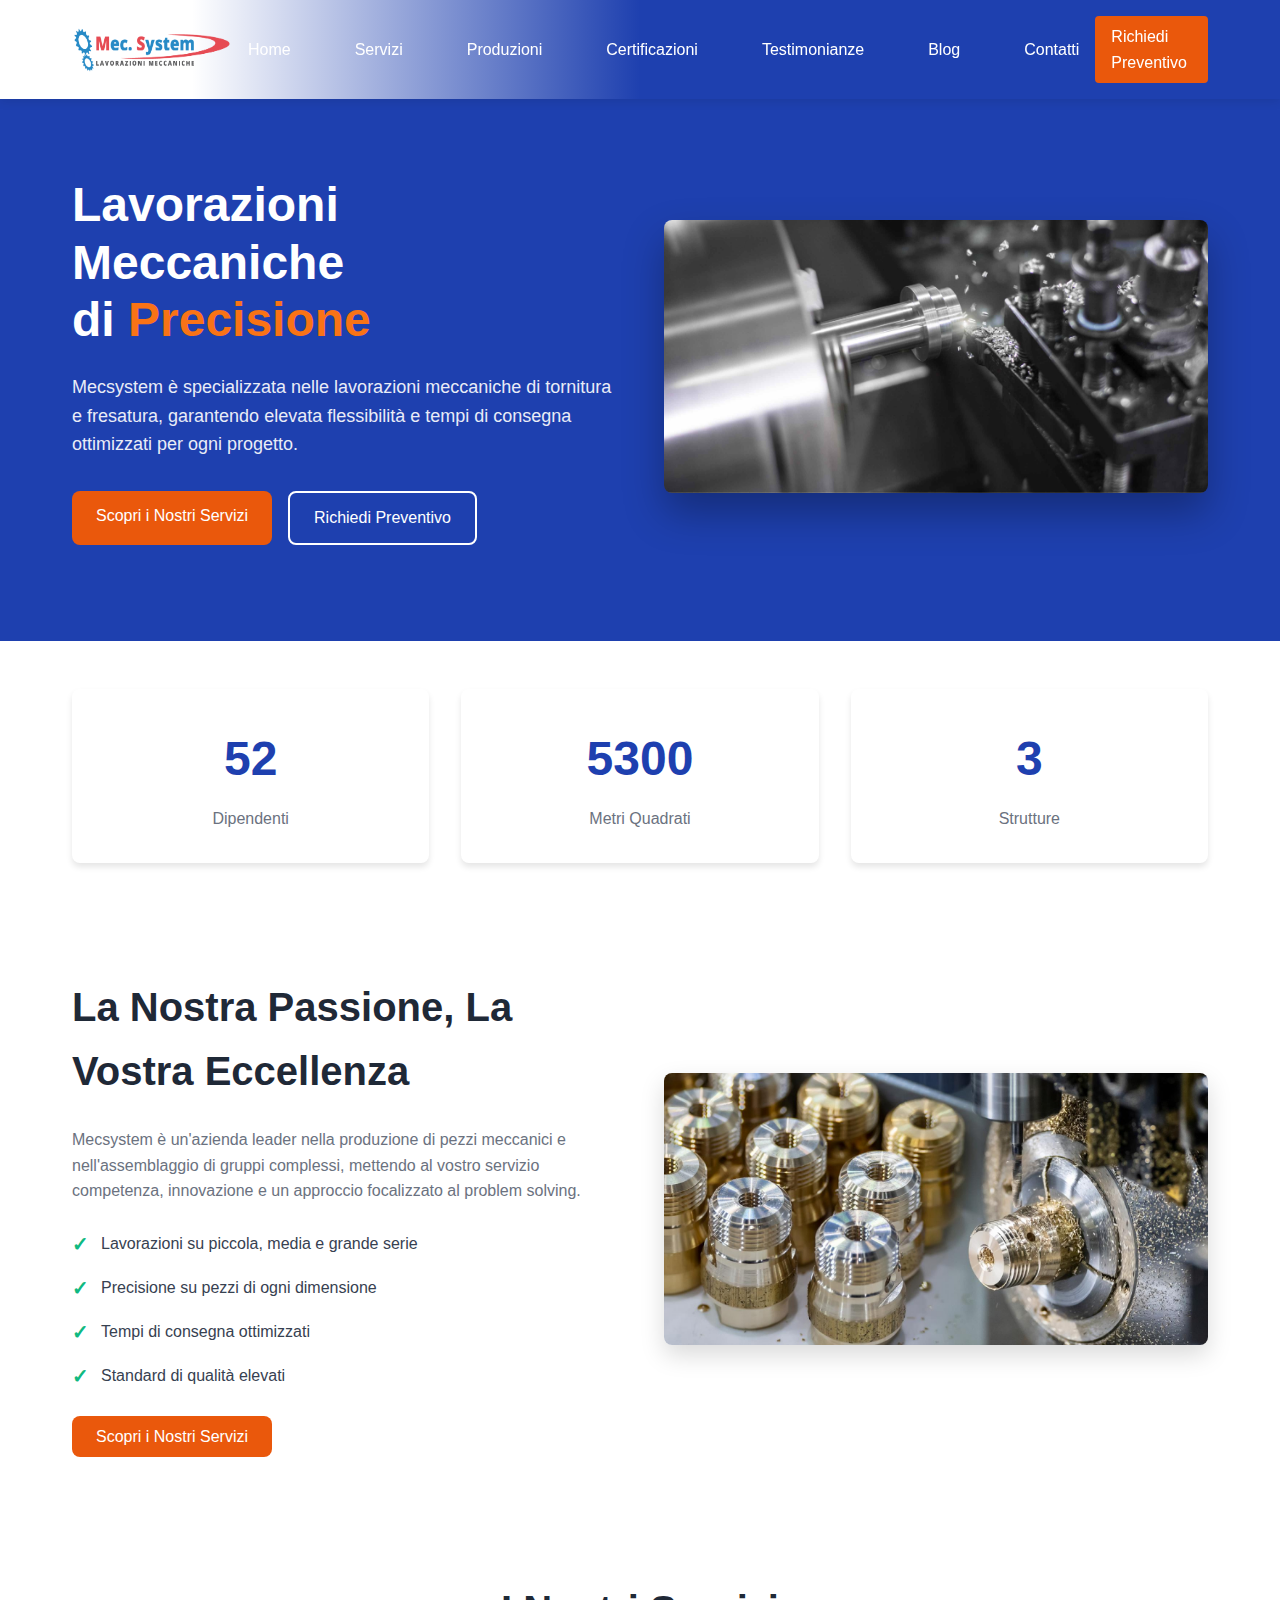
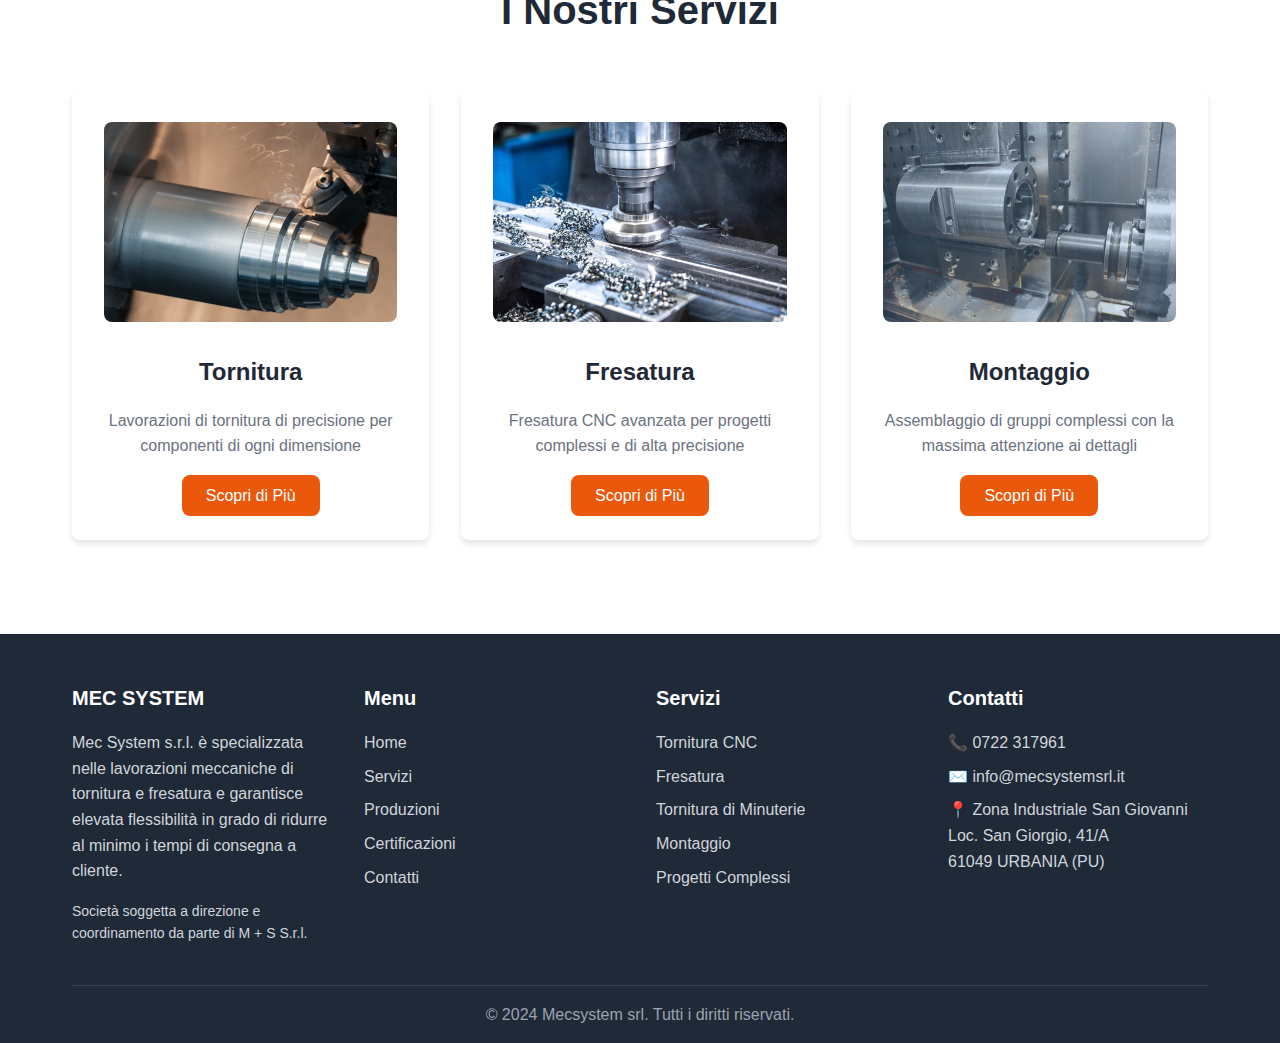
<file: index.html>
<!DOCTYPE html>
<html lang="it">
<head>
    <meta charset="UTF-8">
    <meta name="viewport" content="width=device-width, initial-scale=1.0">
    <title>Mecsystem S.r.l. - Lavorazioni Meccaniche di Precisione</title>
    <meta name="description" content="Mecsystem S.r.l. è specializzata nelle lavorazioni meccaniche di tornitura e fresatura, garantendo elevata flessibilità e tempi di consegna ottimizzati.">
    <link rel="icon" type="image/x-icon" href="favicon.ico">
    
    <style>
        * {
            margin: 0;
            padding: 0;
            box-sizing: border-box;
        }

        body {
            font-family: -apple-system, BlinkMacSystemFont, 'Segoe UI', Roboto, sans-serif;
            line-height: 1.6;
            color: #333;
            background: linear-gradient(135deg, #f8f9fa 0%, #e9ecef 25%, #dee2e6 50%, #ced4da 75%, #adb5bd 100%);
            background-attachment: fixed;
            min-height: 100vh;
        }

        /* Sfondo metallizzato per sezioni specifiche */
        .metallic-bg {
            background: linear-gradient(135deg, 
                #f8f9fa 0%, 
                #e9ecef 15%, 
                #dee2e6 30%, 
                #ced4da 45%, 
                #adb5bd 60%, 
                #868e96 75%, 
                #6c757d 90%, 
                #495057 100%
            );
            background-size: 400% 400%;
            animation: metallicShine 8s ease-in-out infinite;
        }

        @keyframes metallicShine {
            0%, 100% { background-position: 0% 50%; }
            50% { background-position: 100% 50%; }
        }

        /* Header */
        .header {
            background: linear-gradient(90deg, #fff 0%, #fff 15%, #1e40af 50%, #1e40af 100%);
            color: white;
            padding: 1rem 0;
            position: fixed;
            top: 0;
            width: 100%;
            z-index: 1000;
            box-shadow: 0 2px 10px rgba(0,0,0,0.1);
        }

        .header-content {
            max-width: 1200px;
            margin: 0 auto;
            display: flex;
            justify-content: space-between;
            align-items: center;
            padding: 0 2rem;
        }

        .logo {
    padding: 0;
    border-radius: 0;
    font-weight: bold;
    font-size: 1.25rem;
   }

        .nav {
            display: flex;
            gap: 2rem;
        }

        .nav a {
            color: white;
            text-decoration: none;
            padding: 0.5rem 1rem;
            border-radius: 0.25rem;
            transition: background-color 0.3s;
        }

        .nav a:hover {
            background: rgba(255,255,255,0.1);
        }

        .cta-button {
            background: #ea580c;
            color: white;
            padding: 0.5rem 1rem;
            border-radius: 0.25rem;
            text-decoration: none;
            font-weight: 500;
            transition: background-color 0.3s;
        }

        .cta-button:hover {
            background: #dc2626;
        }

        /* Main content */
        .main-content {
            margin-top: 80px;
        }

        .section {
            padding: 4rem 0;
        }

        .container {
            max-width: 1200px;
            margin: 0 auto;
            padding: 0 2rem;
        }

        /* Hero Section */
        .hero {
            background: #1e40af;
            color: white;
            padding: 6rem 0;
        }

        .hero-content {
            display: grid;
            grid-template-columns: 1fr 1fr;
            gap: 3rem;
            align-items: center;
        }

        .hero h1 {
            font-size: 3rem;
            font-weight: bold;
            margin-bottom: 1.5rem;
            line-height: 1.2;
        }

        .hero .highlight {
            color: #f97316;
        }

        .hero p {
            font-size: 1.125rem;
            margin-bottom: 2rem;
            opacity: 0.9;
        }

        .hero-buttons {
            display: flex;
            gap: 1rem;
        }

        .btn-primary {
            background: #ea580c;
            color: white;
            padding: 0.75rem 1.5rem;
            border-radius: 0.5rem;
            text-decoration: none;
            font-weight: 500;
            transition: background-color 0.3s;
        }

        .btn-primary:hover {
            background: #dc2626;
        }

        .btn-secondary {
            background: transparent;
            color: white;
            padding: 0.75rem 1.5rem;
            border: 2px solid white;
            border-radius: 0.5rem;
            text-decoration: none;
            font-weight: 500;
            transition: all 0.3s;
        }

        .btn-secondary:hover {
            background: white;
            color: #1e40af;
        }

        .hero-image {
            text-align: center;
        }

        .hero-image img {
            max-width: 100%;
            border-radius: 0.5rem;
            box-shadow: 0 20px 40px rgba(0,0,0,0.3);
        }

        /* Stats Section */
        .stats {
            background: white;
            padding: 3rem 0;
        }

        .stats-grid {
            display: grid;
            grid-template-columns: repeat(3, 1fr);
            gap: 2rem;
            text-align: center;
        }

        .stat-item {
            padding: 2rem;
            border-radius: 0.5rem;
            box-shadow: 0 4px 6px rgba(0,0,0,0.1);
        }

        .stat-number {
            font-size: 3rem;
            font-weight: bold;
            color: #1e40af;
            margin-bottom: 0.5rem;
        }

        .stat-label {
            color: #6b7280;
            font-weight: 500;
        }

        /* About Section */
        .about {
            padding: 4rem 0;
        }

        .about-content {
            display: grid;
            grid-template-columns: 1fr 1fr;
            gap: 3rem;
            align-items: center;
        }

        .about h2 {
            font-size: 2.5rem;
            font-weight: bold;
            margin-bottom: 1.5rem;
            color: #1f2937;
        }

        .about p {
            margin-bottom: 1.5rem;
            color: #6b7280;
        }

        .features-list {
            list-style: none;
            margin-bottom: 2rem;
        }

        .features-list li {
            display: flex;
            align-items: center;
            margin-bottom: 0.75rem;
            color: #374151;
        }

        .features-list li::before {
            content: "✓";
            color: #10b981;
            font-weight: bold;
            margin-right: 0.75rem;
            font-size: 1.25rem;
        }

        .about-image img {
            width: 100%;
            border-radius: 0.5rem;
            box-shadow: 0 10px 25px rgba(0,0,0,0.15);
        }

        /* Services Section */
        .services {
            background: white;
            padding: 4rem 0;
        }

        .services h2 {
            text-align: center;
            font-size: 2.5rem;
            font-weight: bold;
            margin-bottom: 3rem;
            color: #1f2937;
        }

        .services-grid {
            display: grid;
            grid-template-columns: repeat(auto-fit, minmax(300px, 1fr));
            gap: 2rem;
        }

        .service-card {
            background: white;
            padding: 2rem;
            border-radius: 0.5rem;
            box-shadow: 0 4px 6px rgba(0,0,0,0.1);
            text-align: center;
            transition: transform 0.3s, box-shadow 0.3s;
        }

        .service-card:hover {
            transform: translateY(-5px);
            box-shadow: 0 10px 25px rgba(0,0,0,0.15);
        }

        .service-card img {
            width: 100%;
            height: 200px;
            object-fit: cover;
            border-radius: 0.5rem;
            margin-bottom: 1.5rem;
        }

        .service-card h3 {
            font-size: 1.5rem;
            font-weight: bold;
            margin-bottom: 1rem;
            color: #1f2937;
        }

        .service-card p {
            color: #6b7280;
            margin-bottom: 1.5rem;
        }

        /* Productions Section */
        .productions {
            padding: 4rem 0;
        }

        .productions h2 {
            text-align: center;
            font-size: 2.5rem;
            font-weight: bold;
            margin-bottom: 1rem;
            color: #1f2937;
        }

        .productions-subtitle {
            text-align: center;
            color: #6b7280;
            margin-bottom: 3rem;
            max-width: 600px;
            margin-left: auto;
            margin-right: auto;
        }

        .productions-grid {
            display: grid;
            grid-template-columns: repeat(auto-fit, minmax(250px, 1fr));
            gap: 1.5rem;
            margin-bottom: 3rem;
        }

        .production-card {
            background: white;
            border-radius: 0.5rem;
            overflow: hidden;
            box-shadow: 0 4px 6px rgba(0,0,0,0.1);
            transition: transform 0.3s;
        }

        .production-card:hover {
            transform: translateY(-5px);
        }

        .production-card img {
            width: 100%;
            height: 200px;
            object-fit: cover;
        }

        .production-card-content {
            padding: 1.5rem;
        }

        .production-card h3 {
            font-size: 1.25rem;
            font-weight: bold;
            margin-bottom: 0.5rem;
            color: #1f2937;
        }

        .production-card p {
            color: #6b7280;
            font-size: 0.875rem;
        }

        .production-badge {
            background: #3b82f6;
            color: white;
            padding: 0.25rem 0.75rem;
            border-radius: 1rem;
            font-size: 0.75rem;
            font-weight: 500;
            position: absolute;
            top: 1rem;
            left: 1rem;
        }

        /* Footer */
        .footer {
            background: #1f2937;
            color: white;
            padding: 3rem 0 1rem;
        }

        .footer-content {
            display: grid;
            grid-template-columns: repeat(auto-fit, minmax(250px, 1fr));
            gap: 2rem;
            margin-bottom: 2rem;
        }

        .footer-section h3 {
            font-size: 1.25rem;
            font-weight: bold;
            margin-bottom: 1rem;
        }

        .footer-section p,
        .footer-section li {
            color: #d1d5db;
            margin-bottom: 0.5rem;
        }

        .footer-section ul {
            list-style: none;
        }

        .footer-section a {
            color: #d1d5db;
            text-decoration: none;
            transition: color 0.3s;
        }

        .footer-section a:hover {
            color: white;
        }

        .footer-bottom {
            border-top: 1px solid #374151;
            padding-top: 1rem;
            text-align: center;
            color: #9ca3af;
        }

        /* Responsive Design */
        @media (max-width: 768px) {
            .header-content {
                flex-direction: column;
                gap: 1rem;
            }

            .nav {
                flex-wrap: wrap;
                justify-content: center;
            }

            .hero-content {
                grid-template-columns: 1fr;
                text-align: center;
            }

            .hero h1 {
                font-size: 2rem;
            }

            .about-content {
                grid-template-columns: 1fr;
            }

            .stats-grid {
                grid-template-columns: 1fr;
            }

            .hero-buttons {
                justify-content: center;
            }
        }

        /* Smooth scrolling */
        html {
            scroll-behavior: smooth;
        }

        /* Hide sections initially for navigation */
        .page-section {
            display: none;
        }

        .page-section.active {
            display: block;
        }

        #home.active {
            display: block;
        }
    
        /* Menu hamburger per mobile */
        .menu-toggle {
            display: none;
            flex-direction: column;
            cursor: pointer;
            margin-left: 1rem;
        }
        .menu-toggle span {
            height: 3px;
            width: 26px;
            background: white;
            margin: 4px 0;
            border-radius: 2px;
            transition: 0.3s;
        }
        @media (max-width: 900px) {
            .header-content {
                padding: 0 1rem;
            }
        }
        @media (max-width: 768px) {
            .header-content {
                flex-direction: row;
                gap: 0.7rem;
            }
            .nav {
                display: none;
                position: absolute;
                top: 100%;
                left: 0;
                width: 100vw;
                background: #1e40af;
                flex-direction: column;
                gap: 0;
            }
            .nav.show {
                display: flex;
            }
            .nav a {
                padding: 1rem 2rem;
                border-radius: 0;
                border-bottom: 1px solid rgba(255,255,255,0.06);
                text-align: left;
            }
            .menu-toggle {
                display: flex;
            }
            .cta-button {
                display: none;
            }
        }
        .main-content {
            margin-top: 80px;
            padding-bottom: 30px;
        }
        @media (max-width: 768px) {
            .main-content {
                margin-top: 62px;
            }
        }

</style>
</head>
<body>
    <!-- Header -->
    <header class="header">
        <div class="header-content">
            <div class="logo" style="padding:0;">
  <img src="Logo-mecsystem.png" alt="Mecsystem Logo" style="height:44px;max-width:160px;display:block;">
</div>
            <div class="menu-toggle" id="menu-toggle" onclick="toggleMenu()">
                <span></span>
                <span></span>
                <span></span>
            </div>
            <nav class="nav" id="main-nav">
                <a href="#" onclick="showSection('home'); closeMenu()">Home</a>
                <a href="#" onclick="showSection('servizi'); closeMenu()">Servizi</a>
                <a href="#" onclick="showSection('produzioni'); closeMenu()">Produzioni</a>
                <a href="#" onclick="showSection('certificazioni'); closeMenu()">Certificazioni</a>
                <a href="#" onclick="showSection('testimonianze'); closeMenu()">Testimonianze</a>
                <a href="#" onclick="showSection('blog'); closeMenu()">Blog</a>
                <a href="#" onclick="showSection('contatti'); closeMenu()">Contatti</a>
            </nav>
            <a href="#" onclick="showSection('contatti'); closeMenu()" class="cta-button">Richiedi Preventivo</a>
        </div>
    </header>

    <!-- Main Content -->
    <main class="main-content">
        <!-- Home Section -->
        <div id="home" class="page-section active">
            <!-- Hero Section -->
            <section class="hero">
                <div class="container">
                    <div class="hero-content">
                        <div>
                            <h1>Lavorazioni<br>Meccaniche<br>di <span class="highlight">Precisione</span></h1>
                            <p>Mecsystem è specializzata nelle lavorazioni meccaniche di tornitura e fresatura, garantendo elevata flessibilità e tempi di consegna ottimizzati per ogni progetto.</p>
                            <div class="hero-buttons">
                                <a href="#" onclick="showSection('servizi'); closeMenu()" class="btn-primary">Scopri i Nostri Servizi</a>
                                <a href="#" onclick="showSection('contatti'); closeMenu()" class="btn-secondary">Richiedi Preventivo</a>
                            </div>
                        </div>
                        <div class="hero-image">
                            <img src="Ic6aROPFkRSx.jpg" alt="Lavorazioni meccaniche di precisione">
                        </div>
                    </div>
                </div>
            </section>

            <!-- Stats Section -->
            <section class="stats">
                <div class="container">
                    <div class="stats-grid">
                        <div class="stat-item">
                            <div class="stat-number">52</div>
                            <div class="stat-label">Dipendenti</div>
                        </div>
                        <div class="stat-item">
                            <div class="stat-number">5300</div>
                            <div class="stat-label">Metri Quadrati</div>
                        </div>
                        <div class="stat-item">
                            <div class="stat-number">3</div>
                            <div class="stat-label">Strutture</div>
                        </div>
                    </div>
                </div>
            </section>

            <!-- About Section -->
            <section class="about section">
                <div class="container">
                    <div class="about-content">
                        <div>
                            <h2>La Nostra Passione, La Vostra Eccellenza</h2>
                            <p>Mecsystem è un'azienda leader nella produzione di pezzi meccanici e nell'assemblaggio di gruppi complessi, mettendo al vostro servizio competenza, innovazione e un approccio focalizzato al problem solving.</p>
                            <ul class="features-list">
                                <li>Lavorazioni su piccola, media e grande serie</li>
                                <li>Precisione su pezzi di ogni dimensione</li>
                                <li>Tempi di consegna ottimizzati</li>
                                <li>Standard di qualità elevati</li>
                            </ul>
                            <a href="#" onclick="showSection('servizi'); closeMenu()" class="btn-primary">Scopri i Nostri Servizi</a>
                        </div>
                        <div class="about-image">
                            <img src="FzvepxjMAYMD.jpg" alt="Officina meccanica">
                        </div>
                    </div>
                </div>
            </section>

            <!-- Services Preview -->
            <section class="services">
                <div class="container">
                    <h2>I Nostri Servizi</h2>
                    <div class="services-grid">
                        <div class="service-card">
                            <img src="Ivtsq9jbtiZD.jpg" alt="Tornitura">
                            <h3>Tornitura</h3>
                            <p>Lavorazioni di tornitura di precisione per componenti di ogni dimensione</p>
                            <a href="#" onclick="showSection('servizi'); closeMenu()" class="btn-primary">Scopri di Più</a>
                        </div>
                        <div class="service-card">
                            <img src="rMnROmM8ykrN.jpg" alt="Fresatura">
                            <h3>Fresatura</h3>
                            <p>Fresatura CNC avanzata per progetti complessi e di alta precisione</p>
                            <a href="#" onclick="showSection('servizi'); closeMenu()" class="btn-primary">Scopri di Più</a>
                        </div>
                        <div class="service-card">
                            <img src="1iOAuZVuK7If.jpg" alt="Montaggio">
                            <h3>Montaggio</h3>
                            <p>Assemblaggio di gruppi complessi con la massima attenzione ai dettagli</p>
                            <a href="#" onclick="showSection('servizi'); closeMenu()" class="btn-primary">Scopri di Più</a>
                        </div>
                    </div>
                </div>
            </section>
        </div>

        <!-- Servizi Section -->
        <div id="servizi" class="page-section">
            <section class="hero">
                <div class="container">
                    <h1>I Nostri Servizi</h1>
                    <p>Offriamo una gamma completa di lavorazioni meccaniche di precisione per soddisfare ogni esigenza industriale.</p>
                </div>
            </section>

            <section class="services">
                <div class="container">
                    <div class="services-grid">
                        <div class="service-card">
                            <img src="Ivtsq9jbtiZD.jpg" alt="Tornitura">
                            <h3>Tornitura Personalizzata</h3>
                            <p>Grazie alla nostra esperienza nella tornitura, possiamo creare pezzi su misura con la massima precisione.</p>
                            <ul style="text-align: left; margin: 1rem 0;">
                                <li>Tornitura CNC</li>
                                <li>Tornitura di minuterie</li>
                                <li>Pezzi di piccole e grandi dimensioni</li>
                                <li>Tolleranze strette</li>
                            </ul>
                        </div>
                        <div class="service-card">
                            <img src="rMnROmM8ykrN.jpg" alt="Fresatura">
                            <h3>Fresatura Su Misura</h3>
                            <p>La nostra capacità di fresatura ci permette di realizzare componenti personalizzati con dettagli impeccabili.</p>
                            <ul style="text-align: left; margin: 1rem 0;">
                                <li>Fresatura CNC</li>
                                <li>Lavorazioni complesse</li>
                                <li>Materiali metallici e plastici</li>
                                <li>Finiture di precisione</li>
                            </ul>
                        </div>
                        <div class="service-card">
                            <img src="1iOAuZVuK7If.jpg" alt="Montaggio">
                            <h3>Montaggio Personalizzato</h3>
                            <p>Offriamo servizi di montaggio su misura per garantire che i tuoi componenti siano pronti all'uso.</p>
                            <ul style="text-align: left; margin: 1rem 0;">
                                <li>Assemblaggio gruppi complessi</li>
                                <li>Controllo qualità</li>
                                <li>Test funzionali</li>
                                <li>Documentazione tecnica</li>
                            </ul>
                        </div>
                    </div>
                </div>
            </section>

            <section class="about section">
                <div class="container">
                    <div class="about-content">
                        <div>
                            <h2>Progetti Complessi e Intricati</h2>
                            <p>La nostra esperienza ci permette di gestire progetti di ogni complessità, dalla progettazione alla realizzazione finale.</p>
                            <ul class="features-list">
                                <li>Gestione di progetti complessi e intricati</li>
                                <li>Consulenza tecnica specializzata</li>
                                <li>Prototipazione rapida</li>
                                <li>Supporto nella fase di progettazione</li>
                                <li>Ottimizzazione dei processi produttivi</li>
                            </ul>
                        </div>
                        <div class="about-image">
                            <img src="ThYeIAIrDFup.jpg" alt="Progetti complessi">
                        </div>
                    </div>
                </div>
            </section>
        </div>

        <!-- Produzioni Section -->
        <div id="produzioni" class="page-section">
            <section class="hero">
                <div class="container">
                    <h1>Le Nostre <span class="highlight">Produzioni</span></h1>
                    <p>La nostra gamma di produzioni spazia dall'ingegneria meccanica di precisione alle lavorazioni specializzate su misura, soddisfacendo una vasta gamma di esigenze industriali.</p>
                </div>
            </section>

            <section class="productions">
                <div class="container">
                    <h2>Impegno Costante per la Qualità</h2>
                    <p class="productions-subtitle">Ogni pezzo che esce dalla nostra officina è il risultato di un impegno costante per la qualità, la precisione e l'innovazione. Lavoriamo con i più alti standard tecnologici per garantire risultati eccezionali in ogni progetto.</p>
                    
                    <div class="productions-grid">
                        <div class="production-card">
                            <div style="position: relative;">
                                <img src="IMG_9038.png" alt="Componenti Meccanici">
                                <div class="production-badge">Tornitura</div>
                            </div>
                            <div class="production-card-content">
                                <h3>Componenti Meccanici di Precisione</h3>
                                <p>Componenti torniti di alta precisione per applicazioni industriali</p>
                            </div>
                        </div>
                        <div class="production-card">
                            <div style="position: relative;">
                                <img src="IMG_9059.png" alt="Pezzi Fresati">
                                <div class="production-badge">Fresatura</div>
                            </div>
                            <div class="production-card-content">
                                <h3>Pezzi Fresati Complessi</h3>
                                <p>Lavorazioni di fresatura per geometrie complesse</p>
                            </div>
                        </div>
                        <div class="production-card">
                            <div style="position: relative;">
                                <img src="IMG_9064.png" alt="Assemblaggio Gruppi">
                                <div class="production-badge">Montaggio</div>
                            </div>
                            <div class="production-card-content">
                                <h3>Assemblaggio Gruppi</h3>
                                <p>Assemblaggio di gruppi meccanici completi</p>
                            </div>
                        </div>
                        <div class="production-card">
                            <div style="position: relative;">
                                <img src="IMG_9071.png" alt="Minuterie">
                                <div class="production-badge">Tornitura</div>
                            </div>
                            <div class="production-card-content">
                                <h3>Minuterie di Precisione</h3>
                                <p>Piccoli componenti con tolleranze strette</p>
                            </div>
                        </div>
                        <div class="production-card">
                            <div style="position: relative;">
                                <img src="IMG_9074.png" alt="Componenti Industriali">
                                <div class="production-badge">Fresatura</div>
                            </div>
                            <div class="production-card-content">
                                <h3>Componenti Industriali</h3>
                                <p>Componenti per macchinari industriali</p>
                            </div>
                        </div>
                        <div class="production-card">
                            <div style="position: relative;">
                                <img src="IMG_9075.png" alt="Pezzi Speciali">
                                <div class="production-badge">Tornitura</div>
                            </div>
                            <div class="production-card-content">
                                <h3>Pezzi Speciali</h3>
                                <p>Lavorazioni speciali su richiesta del cliente</p>
                            </div>
                        </div>
                    </div>

                    <div class="about-content" style="margin-top: 4rem;">
                        <div>
                            <h2>Capacità Produttive</h2>
                            <p>Mecsystem è in grado di garantire lavorazioni su piccola, media e grande serie, indipendentemente dalle dimensioni dei componenti.</p>
                            <ul class="features-list">
                                <li>Lavorazioni su piccola serie (1-100 pezzi)</li>
                                <li>Produzioni di media serie (100-1000 pezzi)</li>
                                <li>Grande serie (oltre 1000 pezzi)</li>
                                <li>Componenti di piccole e grandi dimensioni</li>
                            </ul>
                        </div>
                        <div class="about-image">
                            <img src="FzvepxjMAYMD.jpg" alt="Capacità produttive">
                        </div>
                    </div>
                </div>
            </section>
        </div>

        <!-- Certificazioni Section -->
        <div id="certificazioni" class="page-section">
            <section class="hero">
                <div class="container">
                    <h1>Certificazioni e <span class="highlight">Qualità</span></h1>
                    <p>La qualità è al centro di tutto ciò che facciamo. I nostri processi sono certificati e rispettano i più alti standard internazionali.</p>
                </div>
            </section>

            <section class="about section">
                <div class="container">
                    <div class="about-content">
                        <div>
                            <h2>I Nostri Principi di Qualità</h2>
                            <p>Ogni processo produttivo è guidato da principi di qualità che garantiscono risultati eccellenti e la soddisfazione del cliente.</p>
                            <ul class="features-list">
                                <li>Controllo qualità in ogni fase</li>
                                <li>Certificazioni internazionali</li>
                                <li>Miglioramento continuo</li>
                                <li>Tracciabilità completa</li>
                                <li>Test e verifiche costanti</li>
                            </ul>
                            <a href="#" onclick="showSection('contatti'); closeMenu()" class="btn-primary">Richiedi Informazioni</a>
                        </div>
                        <div class="about-image">
                            <img src="usySg2lTSvRS.jpg" alt="Controllo qualità">
                        </div>
                    </div>
                </div>
            </section>

            <section class="about section">
                <div class="container">
                    <div class="about-content">
                        <div class="about-image">
                            <img src="2d0aFMJ33xCs.jpg" alt="Standard di qualità">
                        </div>
                        <div>
                            <h2>Standard di Qualità Internazionali</h2>
                            <p>Rispettiamo e superiamo gli standard di qualità più rigorosi del settore, garantendo prodotti che soddisfano le aspettative più elevate.</p>
                            <ul class="features-list">
                                <li>Conformità alle normative ISO</li>
                                <li>Controlli dimensionali accurati</li>
                                <li>Documentazione completa</li>
                                <li>Audit interni regolari</li>
                                <li>Formazione continua del personale</li>
                            </ul>
                        </div>
                    </div>
                </div>
            </section>
        </div>

        <!-- Testimonianze Section -->
        <div id="testimonianze" class="page-section">
            <section class="hero">
                <div class="container">
                    <h1>Testimonianze <span class="highlight">Clienti</span></h1>
                    <p>La soddisfazione dei nostri clienti è la nostra priorità. Ecco cosa dicono di noi.</p>
                </div>
            </section>

            <section class="services">
                <div class="container">
                    <div class="services-grid">
                        <div class="service-card">
                            <h3>★★★★★</h3>
                            <p>"Mecsystem ha superato le nostre aspettative. La qualità dei componenti è eccezionale e i tempi di consegna sempre rispettati."</p>
                            <strong>- Marco Rossi, Direttore Tecnico</strong>
                        </div>
                        <div class="service-card">
                            <h3>★★★★★</h3>
                            <p>"Professionalità e competenza tecnica di alto livello. Consigliano sempre le soluzioni migliori per le nostre esigenze."</p>
                            <strong>- Luca Garbugli, Responsabile Ufficio Tecnico</strong>
                        </div>
                        <div class="service-card">
                            <h3>★★★★★</h3>
                            <p>"Collaboriamo da anni con Mecsystem. La loro affidabilità e precisione sono incomparabili nel settore."</p>
                            <strong>- Giuseppe Nardi, Ingegnere</strong>
                        </div>
                    </div>
                </div>
            </section>

            <section class="about section">
                <div class="container">
                    <div class="about-content">
                        <div>
                            <h2>Progetti di Successo</h2>
                            <p>Ogni progetto completato rappresenta una storia di successo condivisa con i nostri clienti.</p>
                            <ul class="features-list">
                                <li>Oltre 1000 progetti completati</li>
                                <li>Clienti soddisfatti in tutta Italia</li>
                                <li>Collaborazioni a lungo termine</li>
                                <li>Soluzioni personalizzate</li>
                            </ul>
                        </div>
                        <div class="about-image">
                            <img src="yDsIziypkkhj.jpg" alt="Progetti di successo">
                        </div>
                    </div>
                </div>
            </section>
        </div>

        <!-- Blog Section -->
        <div id="blog" class="page-section">
            <section class="hero">
                <div class="container">
                    <h1>Blog <span class="highlight">Tecnico</span></h1>
                    <p>Approfondimenti, novità e tendenze nel mondo delle lavorazioni meccaniche di precisione.</p>
                </div>
            </section>

            <section class="services">
                <div class="container">
                    <div class="services-grid">
                        <div class="service-card">
                            <img src="3eD4NyxDpc47.jpg" alt="Innovazioni CNC">
                            <h3>Le Ultime Innovazioni nella Tornitura CNC</h3>
                            <p>Scopri come le nuove tecnologie stanno rivoluzionando il settore della tornitura di precisione...</p>
                            <small>15 Gennaio 2024 • 5 min di lettura</small>
                        </div>
                        <div class="service-card">
                            <img src="mxbOkm4fOzeR.jpg" alt="Fresatura Precisione">
                            <h3>Fresatura di Precisione: Tecniche e Best Practices</h3>
                            <p>Una guida completa alle tecniche di fresatura più avanzate, con consigli pratici...</p>
                            <small>8 Gennaio 2024 • 7 min di lettura</small>
                        </div>
                        <div class="service-card">
                            <img src="RQGzL31Jnmzy.jpg" alt="Case Study Automotive">
                            <h3>Case Study: Progetto Automotive di Successo</h3>
                            <p>Analisi dettagliata di un progetto complesso nel settore automotive...</p>
                            <small>2 Gennaio 2024 • 6 min di lettura</small>
                        </div>
                        <div class="service-card">
                            <img src="5O6CpIasEiQs.png" alt="Industria 4.0">
                            <h3>Industria 4.0: Il Futuro delle Lavorazioni</h3>
                            <p>Come l'Industria 4.0 sta trasformando il settore delle lavorazioni meccaniche...</p>
                            <small>28 Dicembre 2023 • 8 min di lettura</small>
                        </div>
                        <div class="service-card">
                            <img src="usySg2lTSvRS.jpg" alt="Controllo Qualità">
                            <h3>Controllo Qualità: Standard e Certificazioni</h3>
                            <p>L'importanza del controllo qualità nelle lavorazioni meccaniche...</p>
                            <small>20 Dicembre 2023 • 4 min di lettura</small>
                        </div>
                        <div class="service-card">
                            <img src="ThYeIAIrDFup.jpg" alt="Materiali Innovativi">
                            <h3>Materiali Innovativi per Lavorazioni di Precisione</h3>
                            <p>Esplorazione dei nuovi materiali utilizzati nelle lavorazioni meccaniche...</p>
                            <small>15 Dicembre 2023 • 6 min di lettura</small>
                        </div>
                    </div>
                </div>
            </section>
        </div>

        <!-- Contatti Section -->
        <div id="contatti" class="page-section">
            <section class="hero">
                <div class="container">
                    <h1>Contatti</h1>
                    <p>Siamo qui per rispondere alle tue domande e discutere le tue esigenze di lavorazione meccanica.</p>
                </div>
            </section>

            <section class="about section">
                <div class="container">
                    <div class="about-content">
                        <div>
                            <h2>Informazioni di Contatto</h2>
                            <div style="margin-bottom: 2rem;">
                                <h3 style="color: #1e40af; margin-bottom: 0.5rem;">📞 Telefono</h3>
                                <p>0722 317961</p>
                            </div>
                            <div style="margin-bottom: 2rem;">
                                <h3 style="color: #1e40af; margin-bottom: 0.5rem;">✉️ Email</h3>
                                <p>info@mecsystemsrl.it</p>
                            </div>
                            <div style="margin-bottom: 2rem;">
                                <h3 style="color: #1e40af; margin-bottom: 0.5rem;">📍 Indirizzo</h3>
                                <p>Zona Industriale San Giovanni<br>
                                Loc. San Giorgio, 41/A<br>
                                61049 URBANIA (PU)</p>
                            </div>
                            <div style="margin-bottom: 2rem;">
                                <h3 style="color: #1e40af; margin-bottom: 0.5rem;">🕒 Orari di Lavoro</h3>
                                <p>Lunedì - Venerdì: 8:00 - 17:00<br>
                                Sabato: Su appuntamento</p>
                            </div>
                        </div>
                        <div>
                            <h2>Richiedi un Preventivo</h2>
                            <form style="background: white; padding: 2rem; border-radius: 0.5rem; box-shadow: 0 4px 6px rgba(0,0,0,0.1);">
                                <div style="margin-bottom: 1rem;">
                                    <label style="display: block; margin-bottom: 0.5rem; font-weight: 500;">Nome *</label>
                                    <input type="text" required style="width: 100%; padding: 0.75rem; border: 1px solid #d1d5db; border-radius: 0.25rem;">
                                </div>
                                <div style="margin-bottom: 1rem;">
                                    <label style="display: block; margin-bottom: 0.5rem; font-weight: 500;">Email *</label>
                                    <input type="email" required style="width: 100%; padding: 0.75rem; border: 1px solid #d1d5db; border-radius: 0.25rem;">
                                </div>
                                <div style="margin-bottom: 1rem;">
                                    <label style="display: block; margin-bottom: 0.5rem; font-weight: 500;">Telefono</label>
                                    <input type="tel" style="width: 100%; padding: 0.75rem; border: 1px solid #d1d5db; border-radius: 0.25rem;">
                                </div>
                                <div style="margin-bottom: 1rem;">
                                    <label style="display: block; margin-bottom: 0.5rem; font-weight: 500;">Tipo di Lavorazione</label>
                                    <select style="width: 100%; padding: 0.75rem; border: 1px solid #d1d5db; border-radius: 0.25rem;">
                                        <option>Seleziona...</option>
                                        <option>Tornitura</option>
                                        <option>Fresatura</option>
                                        <option>Montaggio</option>
                                        <option>Progetto Complesso</option>
                                    </select>
                                </div>
                                <div style="margin-bottom: 1.5rem;">
                                    <label style="display: block; margin-bottom: 0.5rem; font-weight: 500;">Descrizione del Progetto *</label>
                                    <textarea required rows="4" style="width: 100%; padding: 0.75rem; border: 1px solid #d1d5db; border-radius: 0.25rem; resize: vertical;"></textarea>
                                </div>
                                <button type="submit" class="btn-primary" style="width: 100%; border: none; cursor: pointer;">Invia Richiesta</button>
                            </form>
                        </div>
                    </div>
                </div>
            </section>

            <section class="services">
                <div class="container">
                    <h2>Domande Frequenti</h2>
                    <div class="services-grid">
                        <div class="service-card">
                            <h3>Quali materiali lavorate?</h3>
                            <p>Lavoriamo acciaio, alluminio, ottone, bronzo e materiali plastici tecnici, adattandoci alle specifiche esigenze del progetto.</p>
                        </div>
                        <div class="service-card">
                            <h3>Quali sono i tempi di consegna?</h3>
                            <p>I tempi variano in base alla complessità del progetto. Per lavorazioni standard: 5-10 giorni lavorativi.</p>
                        </div>
                        <div class="service-card">
                            <h3>Offrite servizi di progettazione?</h3>
                            <p>Sì, il nostro team tecnico può supportarvi nella progettazione e ottimizzazione dei vostri componenti.</p>
                        </div>
                        <div class="service-card">
                            <h3>Lavorate per piccole quantità?</h3>
                            <p>Certamente! Gestiamo progetti dalla singola unità alle grandi serie, mantenendo sempre alta la qualità.</p>
                        </div>
                        <div class="service-card">
                            <h3>Fornite certificazioni di qualità?</h3>
                            <p>Ogni lavorazione è accompagnata da certificazione di qualità e controllo dimensionale completo.</p>
                        </div>
                        <div class="service-card">
                            <h3>Come richiedere un preventivo?</h3>
                            <p>Potete contattarci via email, telefono o compilare il modulo. Inviateci i disegni tecnici per un preventivo preciso.</p>
                        </div>
                    </div>
                </div>
            </section>
        </div>
    </main>

    <!-- Footer -->
    <footer class="footer">
        <div class="container">
            <div class="footer-content">
                <div class="footer-section">
                    <div class="logo" style="margin-bottom: 1rem;">MEC SYSTEM</div>
                    <p>Mec System s.r.l. è specializzata nelle lavorazioni meccaniche di tornitura e fresatura e garantisce elevata flessibilità in grado di ridurre al minimo i tempi di consegna a cliente.</p>
                    <p style="font-size: 0.875rem; margin-top: 1rem;">Società soggetta a direzione e coordinamento da parte di M + S S.r.l.</p>
                </div>
                <div class="footer-section">
                    <h3>Menu</h3>
                    <ul>
                        <li><a href="#" onclick="showSection('home'); closeMenu()">Home</a></li>
                        <li><a href="#" onclick="showSection('servizi'); closeMenu()">Servizi</a></li>
                        <li><a href="#" onclick="showSection('produzioni'); closeMenu()">Produzioni</a></li>
                        <li><a href="#" onclick="showSection('certificazioni'); closeMenu()">Certificazioni</a></li>
                        <li><a href="#" onclick="showSection('contatti'); closeMenu()">Contatti</a></li>
                    </ul>
                </div>
                <div class="footer-section">
                    <h3>Servizi</h3>
                    <ul>
                        <li>Tornitura CNC</li>
                        <li>Fresatura</li>
                        <li>Tornitura di Minuterie</li>
                        <li>Montaggio</li>
                        <li>Progetti Complessi</li>
                    </ul>
                </div>
                <div class="footer-section">
                    <h3>Contatti</h3>
                    <p>📞 0722 317961</p>
                    <p>✉️ info@mecsystemsrl.it</p>
                    <p>📍 Zona Industriale San Giovanni<br>
                    Loc. San Giorgio, 41/A<br>
                    61049 URBANIA (PU)</p>
                </div>
            </div>
            <div class="footer-bottom">
                <p>© 2024 Mecsystem srl. Tutti i diritti riservati.</p>
            </div>
        </div>
    </footer>

    <script>
        function showSection(sectionId) {
            // Hide all sections
            const sections = document.querySelectorAll('.page-section');
            sections.forEach(section => {
                section.classList.remove('active');
            });
            
            // Show the selected section
            const targetSection = document.getElementById(sectionId);
            if (targetSection) {
                targetSection.classList.add('active');
                // Scroll to top
                window.scrollTo(0, 0);
            }
        }

        // Handle form submission
        document.querySelector('form').addEventListener('submit', function(e) {
            e.preventDefault();
            alert('Grazie per la tua richiesta! Ti contatteremo presto.');
        });

        // Initialize with home section
        document.addEventListener('DOMContentLoaded', function() {
            showSection('home'); closeMenu();
        });
    </script>

<script>
function toggleMenu() {
    var nav = document.getElementById('main-nav');
    nav.classList.toggle('show');
}
function closeMenu() {
    var nav = document.getElementById('main-nav');
    nav.classList.remove('show');
}
// Chiudi il menu se si fa resize in orizzontale
window.addEventListener('resize', function() {
    if(window.innerWidth > 768) {
        closeMenu();
    }
});
</script>

</body>
</html>
</file>
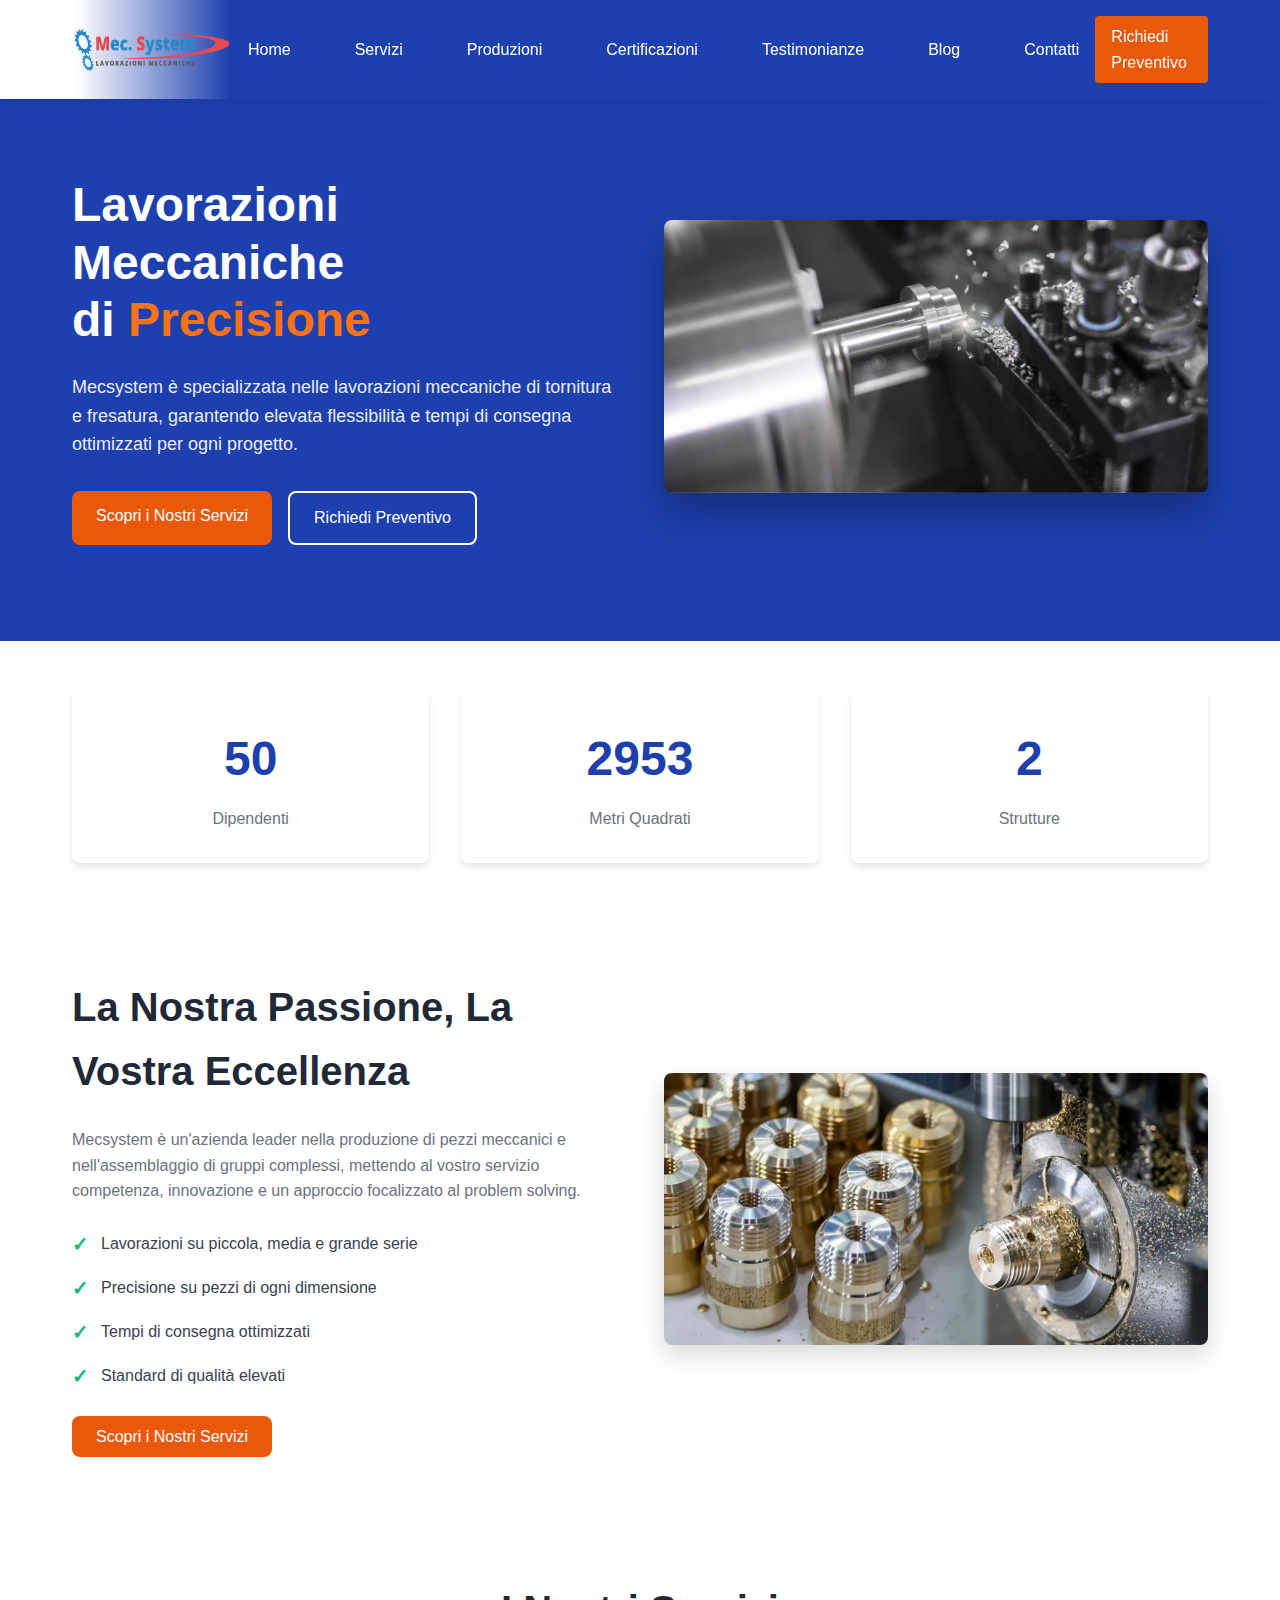
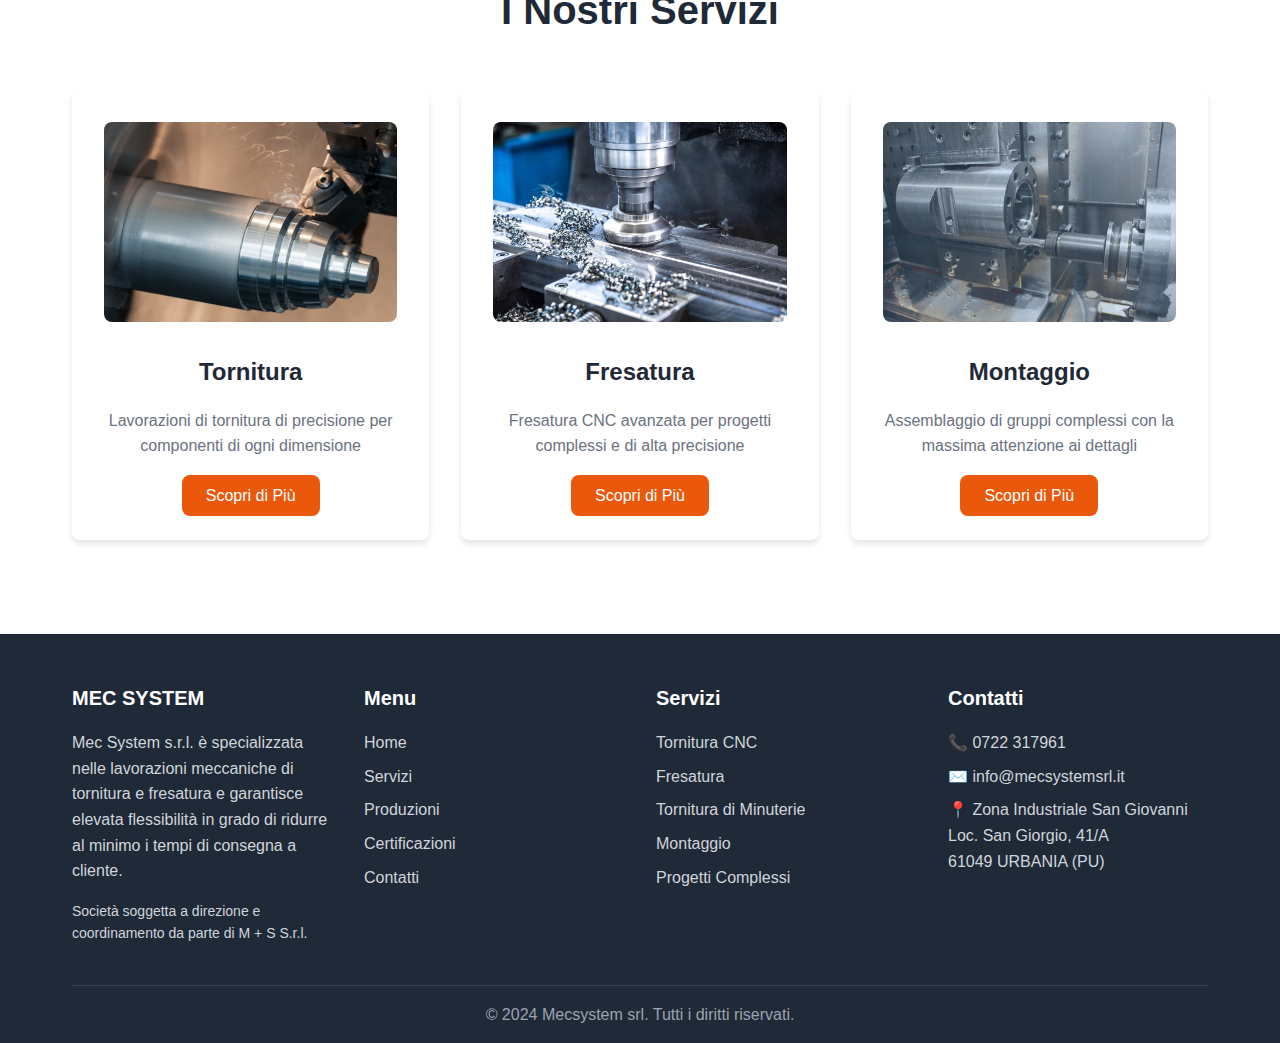
<file: index_MOBILE.html>
<!DOCTYPE html>
<html lang="it">
<head>
    <meta charset="UTF-8">
    <meta name="viewport" content="width=device-width, initial-scale=1.0">
    <title>Mecsystem S.r.l. - Lavorazioni Meccaniche di Precisione</title>
    <meta name="description" content="Mecsystem S.r.l. è specializzata nelle lavorazioni meccaniche di tornitura e fresatura, garantendo elevata flessibilità e tempi di consegna ottimizzati.">
    <link rel="icon" type="image/x-icon" href="favicon.ico">
    
    <style>
        * {
            margin: 0;
            padding: 0;
            box-sizing: border-box;
        }

        body {
            font-family: -apple-system, BlinkMacSystemFont, 'Segoe UI', Roboto, sans-serif;
            line-height: 1.6;
            color: #333;
            background: linear-gradient(135deg, #f8f9fa 0%, #e9ecef 8%, #dee2e6 15%, #ced4da 30%, #adb5bd 100%);
            background-attachment: fixed;
            min-height: 100vh;
        }

        /* Sfondo metallizzato per sezioni specifiche */
        .metallic-bg {
            background: linear-gradient(135deg, 
                #f8f9fa 0%, 
                #e9ecef 15%, 
                #dee2e6 30%, 
                #ced4da 45%, 
                #adb5bd 60%, 
                #868e96 75%, 
                #6c757d 90%, 
                #495057 100%
            );
            background-size: 400% 400%;
            animation: metallicShine 8s ease-in-out infinite;
        }

        @keyframes metallicShine {
            0%, 100% { background-position: 0% 50%; }
            50% { background-position: 100% 50%; }
        }

        /* Header */
        .header {
            background: linear-gradient(90deg, #fff 0%, #fff 6%, #1e40af 18%, #1e40af 100%);
            color: white;
            padding: 1rem 0;
            position: fixed;
            top: 0;
            width: 100%;
            z-index: 1000;
            box-shadow: 0 2px 10px rgba(0,0,0,0.1);
        }

        .header-content {
            max-width: 1200px;
            margin: 0 auto;
            display: flex;
            justify-content: space-between;
            align-items: center;
            padding: 0 2rem;
        }

        .logo {
    padding: 0;
    border-radius: 0;
    font-weight: bold;
    font-size: 1.25rem;
   }

        .nav {
            display: flex;
            gap: 2rem;
        }

        .nav a {
            color: white;
            text-decoration: none;
            padding: 0.5rem 1rem;
            border-radius: 0.25rem;
            transition: background-color 0.3s;
        }

        .nav a:hover {
            background: rgba(255,255,255,0.1);
        }

        .cta-button {
            background: #ea580c;
            color: white;
            padding: 0.5rem 1rem;
            border-radius: 0.25rem;
            text-decoration: none;
            font-weight: 500;
            transition: background-color 0.3s;
        }

        .cta-button:hover {
            background: #dc2626;
        }

        /* Main content */
        .main-content {
            margin-top: 80px;
        }

        .section {
            padding: 4rem 0;
        }

        .container {
            max-width: 1200px;
            margin: 0 auto;
            padding: 0 2rem;
        }

        /* Hero Section */
        .hero {
            background: #1e40af;
            color: white;
            padding: 6rem 0;
        }

        .hero-content {
            display: grid;
            grid-template-columns: 1fr 1fr;
            gap: 3rem;
            align-items: center;
        }

        .hero h1 {
            font-size: 3rem;
            font-weight: bold;
            margin-bottom: 1.5rem;
            line-height: 1.2;
        }

        .hero .highlight {
            color: #f97316;
        }

        .hero p {
            font-size: 1.125rem;
            margin-bottom: 2rem;
            opacity: 0.9;
        }

        .hero-buttons {
            display: flex;
            gap: 1rem;
        }

        .btn-primary {
            background: #ea580c;
            color: white;
            padding: 0.75rem 1.5rem;
            border-radius: 0.5rem;
            text-decoration: none;
            font-weight: 500;
            transition: background-color 0.3s;
        }

        .btn-primary:hover {
            background: #dc2626;
        }

        .btn-secondary {
            background: transparent;
            color: white;
            padding: 0.75rem 1.5rem;
            border: 2px solid white;
            border-radius: 0.5rem;
            text-decoration: none;
            font-weight: 500;
            transition: all 0.3s;
        }

        .btn-secondary:hover {
            background: white;
            color: #1e40af;
        }

        .hero-image {
            text-align: center;
        }

        .hero-image img {
            max-width: 100%;
            border-radius: 0.5rem;
            box-shadow: 0 20px 40px rgba(0,0,0,0.3);
        }

        /* Stats Section */
        .stats {
            background: white;
            padding: 3rem 0;
        }

        .stats-grid {
            display: grid;
            grid-template-columns: repeat(3, 1fr);
            gap: 2rem;
            text-align: center;
        }

        .stat-item {
            padding: 2rem;
            border-radius: 0.5rem;
            box-shadow: 0 4px 6px rgba(0,0,0,0.1);
        }

        .stat-number {
            font-size: 3rem;
            font-weight: bold;
            color: #1e40af;
            margin-bottom: 0.5rem;
        }

        .stat-label {
            color: #6b7280;
            font-weight: 500;
        }

        /* About Section */
        .about {
            padding: 4rem 0;
        }

        .about-content {
            display: grid;
            grid-template-columns: 1fr 1fr;
            gap: 3rem;
            align-items: center;
        }

        .about h2 {
            font-size: 2.5rem;
            font-weight: bold;
            margin-bottom: 1.5rem;
            color: #1f2937;
        }

        .about p {
            margin-bottom: 1.5rem;
            color: #6b7280;
        }

        .features-list {
            list-style: none;
            margin-bottom: 2rem;
        }

        .features-list li {
            display: flex;
            align-items: center;
            margin-bottom: 0.75rem;
            color: #374151;
        }

        .features-list li::before {
            content: "✓";
            color: #10b981;
            font-weight: bold;
            margin-right: 0.75rem;
            font-size: 1.25rem;
        }

        .about-image img {
            width: 100%;
            border-radius: 0.5rem;
            box-shadow: 0 10px 25px rgba(0,0,0,0.15);
        }

        /* Services Section */
        .services {
            background: white;
            padding: 4rem 0;
        }

        .services h2 {
            text-align: center;
            font-size: 2.5rem;
            font-weight: bold;
            margin-bottom: 3rem;
            color: #1f2937;
        }

        .services-grid {
            display: grid;
            grid-template-columns: repeat(auto-fit, minmax(300px, 1fr));
            gap: 2rem;
        }

        .service-card {
            background: white;
            padding: 2rem;
            border-radius: 0.5rem;
            box-shadow: 0 4px 6px rgba(0,0,0,0.1);
            text-align: center;
            transition: transform 0.3s, box-shadow 0.3s;
        }

        .service-card:hover {
            transform: translateY(-5px);
            box-shadow: 0 10px 25px rgba(0,0,0,0.15);
        }

        .service-card img {
            width: 100%;
            height: 200px;
            object-fit: cover;
            border-radius: 0.5rem;
            margin-bottom: 1.5rem;
        }

        .service-card h3 {
            font-size: 1.5rem;
            font-weight: bold;
            margin-bottom: 1rem;
            color: #1f2937;
        }

        .service-card p {
            color: #6b7280;
            margin-bottom: 1.5rem;
        }

        /* Productions Section */
        .productions {
            padding: 4rem 0;
        }

        .productions h2 {
            text-align: center;
            font-size: 2.5rem;
            font-weight: bold;
            margin-bottom: 1rem;
            color: #1f2937;
        }

        .productions-subtitle {
            text-align: center;
            color: #6b7280;
            margin-bottom: 3rem;
            max-width: 600px;
            margin-left: auto;
            margin-right: auto;
        }

        .productions-grid {
            display: grid;
            grid-template-columns: repeat(auto-fit, minmax(250px, 1fr));
            gap: 1.5rem;
            margin-bottom: 3rem;
        }

        .production-card {
            background: white;
            border-radius: 0.5rem;
            overflow: hidden;
            box-shadow: 0 4px 6px rgba(0,0,0,0.1);
            transition: transform 0.3s;
        }

        .production-card:hover {
            transform: translateY(-5px);
        }

        .production-card img {
            width: 100%;
            height: 200px;
            object-fit: cover;
        }

        .production-card-content {
            padding: 1.5rem;
        }

        .production-card h3 {
            font-size: 1.25rem;
            font-weight: bold;
            margin-bottom: 0.5rem;
            color: #1f2937;
        }

        .production-card p {
            color: #6b7280;
            font-size: 0.875rem;
        }

        .production-badge {
            background: #3b82f6;
            color: white;
            padding: 0.25rem 0.75rem;
            border-radius: 1rem;
            font-size: 0.75rem;
            font-weight: 500;
            position: absolute;
            top: 1rem;
            left: 1rem;
        }

        /* Footer */
        .footer {
            background: #1f2937;
            color: white;
            padding: 3rem 0 1rem;
        }

        .footer-content {
            display: grid;
            grid-template-columns: repeat(auto-fit, minmax(250px, 1fr));
            gap: 2rem;
            margin-bottom: 2rem;
        }

        .footer-section h3 {
            font-size: 1.25rem;
            font-weight: bold;
            margin-bottom: 1rem;
        }

        .footer-section p,
        .footer-section li {
            color: #d1d5db;
            margin-bottom: 0.5rem;
        }

        .footer-section ul {
            list-style: none;
        }

        .footer-section a {
            color: #d1d5db;
            text-decoration: none;
            transition: color 0.3s;
        }

        .footer-section a:hover {
            color: white;
        }

        .footer-bottom {
            border-top: 1px solid #374151;
            padding-top: 1rem;
            text-align: center;
            color: #9ca3af;
        }

        /* Responsive Design */
        @media (max-width: 768px) {
            .header-content {
                flex-direction: column;
                gap: 1rem;
            }

            .nav {
                flex-wrap: wrap;
                justify-content: center;
            }

            .hero-content {
                grid-template-columns: 1fr;
                text-align: center;
            }

            .hero h1 {
                font-size: 2rem;
            }

            .about-content {
                grid-template-columns: 1fr;
            }

            .stats-grid {
                grid-template-columns: 1fr;
            }

            .hero-buttons {
                justify-content: center;
            }
        }

        /* Smooth scrolling */
        html {
            scroll-behavior: smooth;
        }

        /* Hide sections initially for navigation */
        .page-section {
            display: none;
        }

        .page-section.active {
            display: block;
        }

        #home.active {
            display: block;
        }
    
        /* Menu hamburger per mobile */
        .menu-toggle {
            display: none;
            flex-direction: column;
            cursor: pointer;
            margin-left: 1rem;
        }
        .menu-toggle span {
            height: 3px;
            width: 26px;
            background: white;
            margin: 4px 0;
            border-radius: 2px;
            transition: 0.3s;
        }
        @media (max-width: 900px) {
            .header-content {
                padding: 0 1rem;
            }
        }
        @media (max-width: 768px) {
            .header-content {
                flex-direction: row;
                gap: 0.7rem;
            }
            .nav {
                display: none;
                position: absolute;
                top: 100%;
                left: 0;
                width: 100vw;
                background: #1e40af;
                flex-direction: column;
                gap: 0;
            }
            .nav.show {
                display: flex;
            }
            .nav a {
                padding: 1rem 2rem;
                border-radius: 0;
                border-bottom: 1px solid rgba(255,255,255,0.06);
                text-align: left;
            }
            .menu-toggle {
                display: flex;
            }
            .cta-button {
                display: none;
            }
        }
        .main-content {
            margin-top: 80px;
            padding-bottom: 30px;
        }
        @media (max-width: 768px) {
            .main-content {
                margin-top: 62px;
            }
        }

</style>
</head>
<body>
    <!-- Header -->
    <header class="header">
        <div class="header-content">
            <div class="logo" style="padding:0;">
  <img src="Logo-mecsystem.png" alt="Mecsystem Logo" style="height:44px;max-width:160px;display:block;">
</div>
            <div class="menu-toggle" id="menu-toggle" onclick="toggleMenu()">
                <span></span>
                <span></span>
                <span></span>
            </div>
            <nav class="nav" id="main-nav">
                <a href="#" onclick="showSection('home'); closeMenu()">Home</a>
                <a href="#" onclick="showSection('servizi'); closeMenu()">Servizi</a>
                <a href="#" onclick="showSection('produzioni'); closeMenu()">Produzioni</a>
                <a href="#" onclick="showSection('certificazioni'); closeMenu()">Certificazioni</a>
                <a href="#" onclick="showSection('testimonianze'); closeMenu()">Testimonianze</a>
                <a href="#" onclick="showSection('blog'); closeMenu()">Blog</a>
                <a href="#" onclick="showSection('contatti'); closeMenu()">Contatti</a>
            </nav>
            <a href="#" onclick="showSection('contatti'); closeMenu()" class="cta-button">Richiedi Preventivo</a>
        </div>
    </header>

    <!-- Main Content -->
    <main class="main-content">
        <!-- Home Section -->
        <div id="home" class="page-section active">
            <!-- Hero Section -->
            <section class="hero">
                <div class="container">
                    <div class="hero-content">
                        <div>
                            <h1>Lavorazioni<br>Meccaniche<br>di <span class="highlight">Precisione</span></h1>
                            <p>Mecsystem è specializzata nelle lavorazioni meccaniche di tornitura e fresatura, garantendo elevata flessibilità e tempi di consegna ottimizzati per ogni progetto.</p>
                            <div class="hero-buttons">
                                <a href="#" onclick="showSection('servizi'); closeMenu()" class="btn-primary">Scopri i Nostri Servizi</a>
                                <a href="#" onclick="showSection('contatti'); closeMenu()" class="btn-secondary">Richiedi Preventivo</a>
                            </div>
                        </div>
                        <div class="hero-image">
                            <img src="Ic6aROPFkRSx.jpg" alt="Lavorazioni meccaniche di precisione">
                        </div>
                    </div>
                </div>
            </section>

            <!-- Stats Section -->
            <section class="stats">
                <div class="container">
                    <div class="stats-grid">
                        <div class="stat-item">
                            <div class="stat-number">50</div>
                            <div class="stat-label">Dipendenti</div>
                        </div>
                        <div class="stat-item">
                            <div class="stat-number">2953</div>
                            <div class="stat-label">Metri Quadrati</div>
                        </div>
                        <div class="stat-item">
                            <div class="stat-number">2</div>
                            <div class="stat-label">Strutture</div>
                        </div>
                    </div>
                </div>
            </section>

            <!-- About Section -->
            <section class="about section">
                <div class="container">
                    <div class="about-content">
                        <div>
                            <h2>La Nostra Passione, La Vostra Eccellenza</h2>
                            <p>Mecsystem è un'azienda leader nella produzione di pezzi meccanici e nell'assemblaggio di gruppi complessi, mettendo al vostro servizio competenza, innovazione e un approccio focalizzato al problem solving.</p>
                            <ul class="features-list">
                                <li>Lavorazioni su piccola, media e grande serie</li>
                                <li>Precisione su pezzi di ogni dimensione</li>
                                <li>Tempi di consegna ottimizzati</li>
                                <li>Standard di qualità elevati</li>
                            </ul>
                            <a href="#" onclick="showSection('servizi'); closeMenu()" class="btn-primary">Scopri i Nostri Servizi</a>
                        </div>
                        <div class="about-image">
                            <img src="FzvepxjMAYMD.jpg" alt="Officina meccanica">
                        </div>
                    </div>
                </div>
            </section>

            <!-- Services Preview -->
            <section class="services">
                <div class="container">
                    <h2>I Nostri Servizi</h2>
                    <div class="services-grid">
                        <div class="service-card">
                            <img src="Ivtsq9jbtiZD.jpg" alt="Tornitura">
                            <h3>Tornitura</h3>
                            <p>Lavorazioni di tornitura di precisione per componenti di ogni dimensione</p>
                            <a href="#" onclick="showSection('servizi'); closeMenu()" class="btn-primary">Scopri di Più</a>
                        </div>
                        <div class="service-card">
                            <img src="rMnROmM8ykrN.jpg" alt="Fresatura">
                            <h3>Fresatura</h3>
                            <p>Fresatura CNC avanzata per progetti complessi e di alta precisione</p>
                            <a href="#" onclick="showSection('servizi'); closeMenu()" class="btn-primary">Scopri di Più</a>
                        </div>
                        <div class="service-card">
                            <img src="1iOAuZVuK7If.jpg" alt="Montaggio">
                            <h3>Montaggio</h3>
                            <p>Assemblaggio di gruppi complessi con la massima attenzione ai dettagli</p>
                            <a href="#" onclick="showSection('servizi'); closeMenu()" class="btn-primary">Scopri di Più</a>
                        </div>
                    </div>
                </div>
            </section>
        </div>

        <!-- Servizi Section -->
        <div id="servizi" class="page-section">
            <section class="hero">
                <div class="container">
                    <h1>I Nostri Servizi</h1>
                    <p>Offriamo una gamma completa di lavorazioni meccaniche di precisione per soddisfare ogni esigenza industriale.</p>
                </div>
            </section>

            <section class="services">
                <div class="container">
                    <div class="services-grid">
                        <div class="service-card">
                            <img src="Ivtsq9jbtiZD.jpg" alt="Tornitura">
                            <h3>Tornitura Personalizzata</h3>
                            <p>Grazie alla nostra esperienza nella tornitura, possiamo creare pezzi su misura con la massima precisione.</p>
                            <ul style="text-align: left; margin: 1rem 0;">
                                <li>Tornitura CNC</li>
                                <li>Tornitura di minuterie</li>
                                <li>Pezzi di piccole e grandi dimensioni</li>
                                <li>Tolleranze strette</li>
                            </ul>
                        </div>
                        <div class="service-card">
                            <img src="rMnROmM8ykrN.jpg" alt="Fresatura">
                            <h3>Fresatura Su Misura</h3>
                            <p>La nostra capacità di fresatura ci permette di realizzare componenti personalizzati con dettagli impeccabili.</p>
                            <ul style="text-align: left; margin: 1rem 0;">
                                <li>Fresatura CNC</li>
                                <li>Lavorazioni complesse</li>
                                <li>Materiali metallici e plastici</li>
                                <li>Finiture di precisione</li>
                            </ul>
                        </div>
                        <div class="service-card">
                            <img src="1iOAuZVuK7If.jpg" alt="Montaggio">
                            <h3>Montaggio Personalizzato</h3>
                            <p>Offriamo servizi di montaggio su misura per garantire che i tuoi componenti siano pronti all'uso.</p>
                            <ul style="text-align: left; margin: 1rem 0;">
                                <li>Assemblaggio gruppi complessi</li>
                                <li>Controllo qualità</li>
                                <li>Test funzionali</li>
                                <li>Documentazione tecnica</li>
                            </ul>
                        </div>
                    </div>
                </div>
            </section>

            <section class="about section">
                <div class="container">
                    <div class="about-content">
                        <div>
                            <h2>Progetti Complessi e Intricati</h2>
                            <p>La nostra esperienza ci permette di gestire progetti di ogni complessità, dalla progettazione alla realizzazione finale.</p>
                            <ul class="features-list">
                                <li>Gestione di progetti complessi e intricati</li>
                                <li>Consulenza tecnica specializzata</li>
                                <li>Prototipazione rapida</li>
                                <li>Supporto nella fase di progettazione</li>
                                <li>Ottimizzazione dei processi produttivi</li>
                            </ul>
                        </div>
                        <div class="about-image">
                            <img src="ThYeIAIrDFup.jpg" alt="Progetti complessi">
                        </div>
                    </div>
                </div>
            </section>
        </div>

        <!-- Produzioni Section -->
        <div id="produzioni" class="page-section">
            <section class="hero">
                <div class="container">
                    <h1>Le Nostre <span class="highlight">Produzioni</span></h1>
                    <p>La nostra gamma di produzioni spazia dall'ingegneria meccanica di precisione alle lavorazioni specializzate su misura, soddisfacendo una vasta gamma di esigenze industriali.</p>
                </div>
            </section>

            <section class="productions">
                <div class="container">
                    <h2>Impegno Costante per la Qualità</h2>
                    <p class="productions-subtitle">Ogni pezzo che esce dalla nostra officina è il risultato di un impegno costante per la qualità, la precisione e l'innovazione. Lavoriamo con i più alti standard tecnologici per garantire risultati eccezionali in ogni progetto.</p>
                    
                    <div class="productions-grid">
                        <div class="production-card">
                            <div style="position: relative;">
                                <img src="IMG_9038.png" alt="Componenti Meccanici">
                                <div class="production-badge">Tornitura</div>
                            </div>
                            <div class="production-card-content">
                                <h3>Componenti Meccanici di Precisione</h3>
                                <p>Componenti torniti di alta precisione per applicazioni industriali</p>
                            </div>
                        </div>
                        <div class="production-card">
                            <div style="position: relative;">
                                <img src="IMG_9059.png" alt="Pezzi Fresati">
                                <div class="production-badge">Fresatura</div>
                            </div>
                            <div class="production-card-content">
                                <h3>Pezzi Fresati Complessi</h3>
                                <p>Lavorazioni di fresatura per geometrie complesse</p>
                            </div>
                        </div>
                        <div class="production-card">
                            <div style="position: relative;">
                                <img src="IMG_9064.png" alt="Assemblaggio Gruppi">
                                <div class="production-badge">Montaggio</div>
                            </div>
                            <div class="production-card-content">
                                <h3>Assemblaggio Gruppi</h3>
                                <p>Assemblaggio di gruppi meccanici completi</p>
                            </div>
                        </div>
                        <div class="production-card">
                            <div style="position: relative;">
                                <img src="IMG_9071.png" alt="Minuterie">
                                <div class="production-badge">Tornitura</div>
                            </div>
                            <div class="production-card-content">
                                <h3>Minuterie di Precisione</h3>
                                <p>Piccoli componenti con tolleranze strette</p>
                            </div>
                        </div>
                        <div class="production-card">
                            <div style="position: relative;">
                                <img src="IMG_9074.png" alt="Componenti Industriali">
                                <div class="production-badge">Fresatura</div>
                            </div>
                            <div class="production-card-content">
                                <h3>Componenti Industriali</h3>
                                <p>Componenti per macchinari industriali</p>
                            </div>
                        </div>
                        <div class="production-card">
                            <div style="position: relative;">
                                <img src="IMG_9075.png" alt="Pezzi Speciali">
                                <div class="production-badge">Tornitura</div>
                            </div>
                            <div class="production-card-content">
                                <h3>Pezzi Speciali</h3>
                                <p>Lavorazioni speciali su richiesta del cliente</p>
                            </div>
                        </div>
                    </div>

                    <div class="about-content" style="margin-top: 4rem;">
                        <div>
                            <h2>Capacità Produttive</h2>
                            <p>Mecsystem è in grado di garantire lavorazioni su piccola, media e grande serie, indipendentemente dalle dimensioni dei componenti.</p>
                            <ul class="features-list">
                                <li>Lavorazioni su piccola serie (1-100 pezzi)</li>
                                <li>Produzioni di media serie (100-1000 pezzi)</li>
                                <li>Grande serie (oltre 1000 pezzi)</li>
                                <li>Componenti di piccole e grandi dimensioni</li>
                            </ul>
                        </div>
                        <div class="about-image">
                            <img src="FzvepxjMAYMD.jpg" alt="Capacità produttive">
                        </div>
                    </div>
                </div>
            </section>
        </div>

        <!-- Certificazioni Section -->
        <div id="certificazioni" class="page-section">
            <section class="hero">
                <div class="container">
                    <h1>Certificazioni e <span class="highlight">Qualità</span></h1>
                    <p>La qualità è al centro di tutto ciò che facciamo. I nostri processi sono certificati e rispettano i più alti standard internazionali.</p>
                </div>
            </section>

            <section class="about section">
                <div class="container">
                    <div class="about-content">
                        <div>
                            <h2>I Nostri Principi di Qualità</h2>
                            <p>Ogni processo produttivo è guidato da principi di qualità che garantiscono risultati eccellenti e la soddisfazione del cliente.</p>
                            <ul class="features-list">
                                <li>Controllo qualità in ogni fase</li>
                                <li>Certificazioni internazionali</li>
                                <li>Miglioramento continuo</li>
                                <li>Tracciabilità completa</li>
                                <li>Test e verifiche costanti</li>
                            </ul>
                            <a href="#" onclick="showSection('contatti'); closeMenu()" class="btn-primary">Richiedi Informazioni</a>
                        </div>
                        <div class="about-image">
                            <img src="usySg2lTSvRS.jpg" alt="Controllo qualità">
                        </div>
                    </div>
                </div>
            </section>

            <section class="about section">
                <div class="container">
                    <div class="about-content">
                        <div class="about-image">
                            <img src="2d0aFMJ33xCs.jpg" alt="Standard di qualità">
                        </div>
                        <div>
                            <h2>Standard di Qualità Internazionali</h2>
                            <p>Rispettiamo e superiamo gli standard di qualità più rigorosi del settore, garantendo prodotti che soddisfano le aspettative più elevate.</p>
                            <ul class="features-list">
                                <li>Conformità alle normative ISO</li>
                                <li>Controlli dimensionali accurati</li>
                                <li>Documentazione completa</li>
                                <li>Audit interni regolari</li>
                                <li>Formazione continua del personale</li>
                            </ul>
                        </div>
                    </div>
                </div>
            </section>
        </div>

        <!-- Testimonianze Section -->
        <div id="testimonianze" class="page-section">
            <section class="hero">
                <div class="container">
                    <h1>Testimonianze <span class="highlight">Clienti</span></h1>
                    <p>La soddisfazione dei nostri clienti è la nostra priorità. Ecco cosa dicono di noi.</p>
                </div>
            </section>

            <section class="services">
                <div class="container">
                    <div class="services-grid">
                        <div class="service-card">
                            <h3>★★★★★</h3>
                            <p>"Mecsystem ha superato le nostre aspettative. La qualità dei componenti è eccezionale e i tempi di consegna sempre rispettati."</p>
                            <strong>- Marco Rossi, Direttore Tecnico</strong>
                        </div>
                        <div class="service-card">
                            <h3>★★★★★</h3>
                            <p>"Professionalità e competenza tecnica di alto livello. Consigliano sempre le soluzioni migliori per le nostre esigenze."</p>
                            <strong>- Luca Garbugli, Responsabile Ufficio Tecnico</strong>
                        </div>
                        <div class="service-card">
                            <h3>★★★★★</h3>
                            <p>"Collaboriamo da anni con Mecsystem. La loro affidabilità e precisione sono incomparabili nel settore."</p>
                            <strong>- Giuseppe Nardi, Ingegnere</strong>
                        </div>
                    </div>
                </div>
            </section>

            <section class="about section">
                <div class="container">
                    <div class="about-content">
                        <div>
                            <h2>Progetti di Successo</h2>
                            <p>Ogni progetto completato rappresenta una storia di successo condivisa con i nostri clienti.</p>
                            <ul class="features-list">
                                <li>Oltre 1000 progetti completati</li>
                                <li>Clienti soddisfatti in tutta Italia</li>
                                <li>Collaborazioni a lungo termine</li>
                                <li>Soluzioni personalizzate</li>
                            </ul>
                        </div>
                        <div class="about-image">
                            <img src="yDsIziypkkhj.jpg" alt="Progetti di successo">
                        </div>
                    </div>
                </div>
            </section>
        </div>

        <!-- Blog Section -->
        <div id="blog" class="page-section">
            <section class="hero">
                <div class="container">
                    <h1>Blog <span class="highlight">Tecnico</span></h1>
                    <p>Approfondimenti, novità e tendenze nel mondo delle lavorazioni meccaniche di precisione.</p>
                </div>
            </section>

            <section class="services">
                <div class="container">
                    <div class="services-grid">
                        <div class="service-card">
                            <img src="3eD4NyxDpc47.jpg" alt="Innovazioni CNC">
                            <h3>Le Ultime Innovazioni nella Tornitura CNC</h3>
                            <p>Scopri come le nuove tecnologie stanno rivoluzionando il settore della tornitura di precisione...</p>
                            <small>15 Gennaio 2024 • 5 min di lettura</small>
                        </div>
                        <div class="service-card">
                            <img src="mxbOkm4fOzeR.jpg" alt="Fresatura Precisione">
                            <h3>Fresatura di Precisione: Tecniche e Best Practices</h3>
                            <p>Una guida completa alle tecniche di fresatura più avanzate, con consigli pratici...</p>
                            <small>8 Gennaio 2024 • 7 min di lettura</small>
                        </div>
                        <div class="service-card">
                            <img src="RQGzL31Jnmzy.jpg" alt="Case Study Automotive">
                            <h3>Case Study: Progetto Automotive di Successo</h3>
                            <p>Analisi dettagliata di un progetto complesso nel settore automotive...</p>
                            <small>2 Gennaio 2024 • 6 min di lettura</small>
                        </div>
                        <div class="service-card">
                            <img src="5O6CpIasEiQs.png" alt="Industria 4.0">
                            <h3>Industria 4.0: Il Futuro delle Lavorazioni</h3>
                            <p>Come l'Industria 4.0 sta trasformando il settore delle lavorazioni meccaniche...</p>
                            <small>28 Dicembre 2023 • 8 min di lettura</small>
                        </div>
                        <div class="service-card">
                            <img src="usySg2lTSvRS.jpg" alt="Controllo Qualità">
                            <h3>Controllo Qualità: Standard e Certificazioni</h3>
                            <p>L'importanza del controllo qualità nelle lavorazioni meccaniche...</p>
                            <small>20 Dicembre 2023 • 4 min di lettura</small>
                        </div>
                        <div class="service-card">
                            <img src="ThYeIAIrDFup.jpg" alt="Materiali Innovativi">
                            <h3>Materiali Innovativi per Lavorazioni di Precisione</h3>
                            <p>Esplorazione dei nuovi materiali utilizzati nelle lavorazioni meccaniche...</p>
                            <small>15 Dicembre 2023 • 6 min di lettura</small>
                        </div>
                    </div>
                </div>
            </section>
        </div>

        <!-- Contatti Section -->
        <div id="contatti" class="page-section">
            <section class="hero">
                <div class="container">
                    <h1>Contatti</h1>
                    <p>Siamo qui per rispondere alle tue domande e discutere le tue esigenze di lavorazione meccanica.</p>
                </div>
            </section>

            <section class="about section">
                <div class="container">
                    <div class="about-content">
                        <div>
                            <h2>Informazioni di Contatto</h2>
                            <div style="margin-bottom: 2rem;">
                                <h3 style="color: #1e40af; margin-bottom: 0.5rem;">📞 Telefono</h3>
                                <p>0722 317961</p>
                            </div>
                            <div style="margin-bottom: 2rem;">
                                <h3 style="color: #1e40af; margin-bottom: 0.5rem;">✉️ Email</h3>
                                <p>info@mecsystemsrl.it</p>
                            </div>
                            <div style="margin-bottom: 2rem;">
                                <h3 style="color: #1e40af; margin-bottom: 0.5rem;">📍 Indirizzo</h3>
                                <p>Zona Industriale San Giovanni<br>
                                Loc. San Giorgio, 41/A<br>
                                61049 URBANIA (PU)</p>
                            </div>
                            <div style="margin-bottom: 2rem;">
                                <h3 style="color: #1e40af; margin-bottom: 0.5rem;">🕒 Orari di Lavoro</h3>
                                <p>Lunedì - Venerdì: 8:00 - 17:00<br>
                                Sabato: Su appuntamento</p>
                            </div>
                        </div>
                        <div>
                            <h2>Richiedi un Preventivo</h2>
                            <form style="background: white; padding: 2rem; border-radius: 0.5rem; box-shadow: 0 4px 6px rgba(0,0,0,0.1);">
                                <div style="margin-bottom: 1rem;">
                                    <label style="display: block; margin-bottom: 0.5rem; font-weight: 500;">Nome *</label>
                                    <input type="text" required style="width: 100%; padding: 0.75rem; border: 1px solid #d1d5db; border-radius: 0.25rem;">
                                </div>
                                <div style="margin-bottom: 1rem;">
                                    <label style="display: block; margin-bottom: 0.5rem; font-weight: 500;">Email *</label>
                                    <input type="email" required style="width: 100%; padding: 0.75rem; border: 1px solid #d1d5db; border-radius: 0.25rem;">
                                </div>
                                <div style="margin-bottom: 1rem;">
                                    <label style="display: block; margin-bottom: 0.5rem; font-weight: 500;">Telefono</label>
                                    <input type="tel" style="width: 100%; padding: 0.75rem; border: 1px solid #d1d5db; border-radius: 0.25rem;">
                                </div>
                                <div style="margin-bottom: 1rem;">
                                    <label style="display: block; margin-bottom: 0.5rem; font-weight: 500;">Tipo di Lavorazione</label>
                                    <select style="width: 100%; padding: 0.75rem; border: 1px solid #d1d5db; border-radius: 0.25rem;">
                                        <option>Seleziona...</option>
                                        <option>Tornitura</option>
                                        <option>Fresatura</option>
                                        <option>Montaggio</option>
                                        <option>Progetto Complesso</option>
                                    </select>
                                </div>
                                <div style="margin-bottom: 1.5rem;">
                                    <label style="display: block; margin-bottom: 0.5rem; font-weight: 500;">Descrizione del Progetto *</label>
                                    <textarea required rows="4" style="width: 100%; padding: 0.75rem; border: 1px solid #d1d5db; border-radius: 0.25rem; resize: vertical;"></textarea>
                                </div>
                                <button type="submit" class="btn-primary" style="width: 100%; border: none; cursor: pointer;">Invia Richiesta</button>
                            </form>
                        </div>
                    </div>
                </div>
            </section>

            <section class="services">
                <div class="container">
                    <h2>Domande Frequenti</h2>
                    <div class="services-grid">
                        <div class="service-card">
                            <h3>Quali materiali lavorate?</h3>
                            <p>Lavoriamo acciaio, alluminio, ottone, bronzo e materiali plastici tecnici, adattandoci alle specifiche esigenze del progetto.</p>
                        </div>
                        <div class="service-card">
                            <h3>Quali sono i tempi di consegna?</h3>
                            <p>I tempi variano in base alla complessità del progetto. Per lavorazioni standard: 5-10 giorni lavorativi.</p>
                        </div>
                        <div class="service-card">
                            <h3>Offrite servizi di progettazione?</h3>
                            <p>Sì, il nostro team tecnico può supportarvi nella progettazione e ottimizzazione dei vostri componenti.</p>
                        </div>
                        <div class="service-card">
                            <h3>Lavorate per piccole quantità?</h3>
                            <p>Certamente! Gestiamo progetti dalla singola unità alle grandi serie, mantenendo sempre alta la qualità.</p>
                        </div>
                        <div class="service-card">
                            <h3>Fornite certificazioni di qualità?</h3>
                            <p>Ogni lavorazione è accompagnata da certificazione di qualità e controllo dimensionale completo.</p>
                        </div>
                        <div class="service-card">
                            <h3>Come richiedere un preventivo?</h3>
                            <p>Potete contattarci via email, telefono o compilare il modulo. Inviateci i disegni tecnici per un preventivo preciso.</p>
                        </div>
                    </div>
                </div>
            </section>
        </div>
    </main>

    <!-- Footer -->
    <footer class="footer">
        <div class="container">
            <div class="footer-content">
                <div class="footer-section">
                    <div class="logo" style="margin-bottom: 1rem;">MEC SYSTEM</div>
                    <p>Mec System s.r.l. è specializzata nelle lavorazioni meccaniche di tornitura e fresatura e garantisce elevata flessibilità in grado di ridurre al minimo i tempi di consegna a cliente.</p>
                    <p style="font-size: 0.875rem; margin-top: 1rem;">Società soggetta a direzione e coordinamento da parte di M + S S.r.l.</p>
                </div>
                <div class="footer-section">
                    <h3>Menu</h3>
                    <ul>
                        <li><a href="#" onclick="showSection('home'); closeMenu()">Home</a></li>
                        <li><a href="#" onclick="showSection('servizi'); closeMenu()">Servizi</a></li>
                        <li><a href="#" onclick="showSection('produzioni'); closeMenu()">Produzioni</a></li>
                        <li><a href="#" onclick="showSection('certificazioni'); closeMenu()">Certificazioni</a></li>
                        <li><a href="#" onclick="showSection('contatti'); closeMenu()">Contatti</a></li>
                    </ul>
                </div>
                <div class="footer-section">
                    <h3>Servizi</h3>
                    <ul>
                        <li>Tornitura CNC</li>
                        <li>Fresatura</li>
                        <li>Tornitura di Minuterie</li>
                        <li>Montaggio</li>
                        <li>Progetti Complessi</li>
                    </ul>
                </div>
                <div class="footer-section">
                    <h3>Contatti</h3>
                    <p>📞 0722 317961</p>
                    <p>✉️ info@mecsystemsrl.it</p>
                    <p>📍 Zona Industriale San Giovanni<br>
                    Loc. San Giorgio, 41/A<br>
                    61049 URBANIA (PU)</p>
                </div>
            </div>
            <div class="footer-bottom">
                <p>© 2024 Mecsystem srl. Tutti i diritti riservati.</p>
            </div>
        </div>
    </footer>

    <script>
        function showSection(sectionId) {
            // Hide all sections
            const sections = document.querySelectorAll('.page-section');
            sections.forEach(section => {
                section.classList.remove('active');
            });
            
            // Show the selected section
            const targetSection = document.getElementById(sectionId);
            if (targetSection) {
                targetSection.classList.add('active');
                // Scroll to top
                window.scrollTo(0, 0);
            }
        }

        // Handle form submission
        document.querySelector('form').addEventListener('submit', function(e) {
            e.preventDefault();
            alert('Grazie per la tua richiesta! Ti contatteremo presto.');
        });

        // Initialize with home section
        document.addEventListener('DOMContentLoaded', function() {
            showSection('home'); closeMenu();
        });
    </script>

<script>
function toggleMenu() {
    var nav = document.getElementById('main-nav');
    nav.classList.toggle('show');
}
function closeMenu() {
    var nav = document.getElementById('main-nav');
    nav.classList.remove('show');
}
// Chiudi il menu se si fa resize in orizzontale
window.addEventListener('resize', function() {
    if(window.innerWidth > 768) {
        closeMenu();
    }
});
</script>

</body>
</html>
</file>
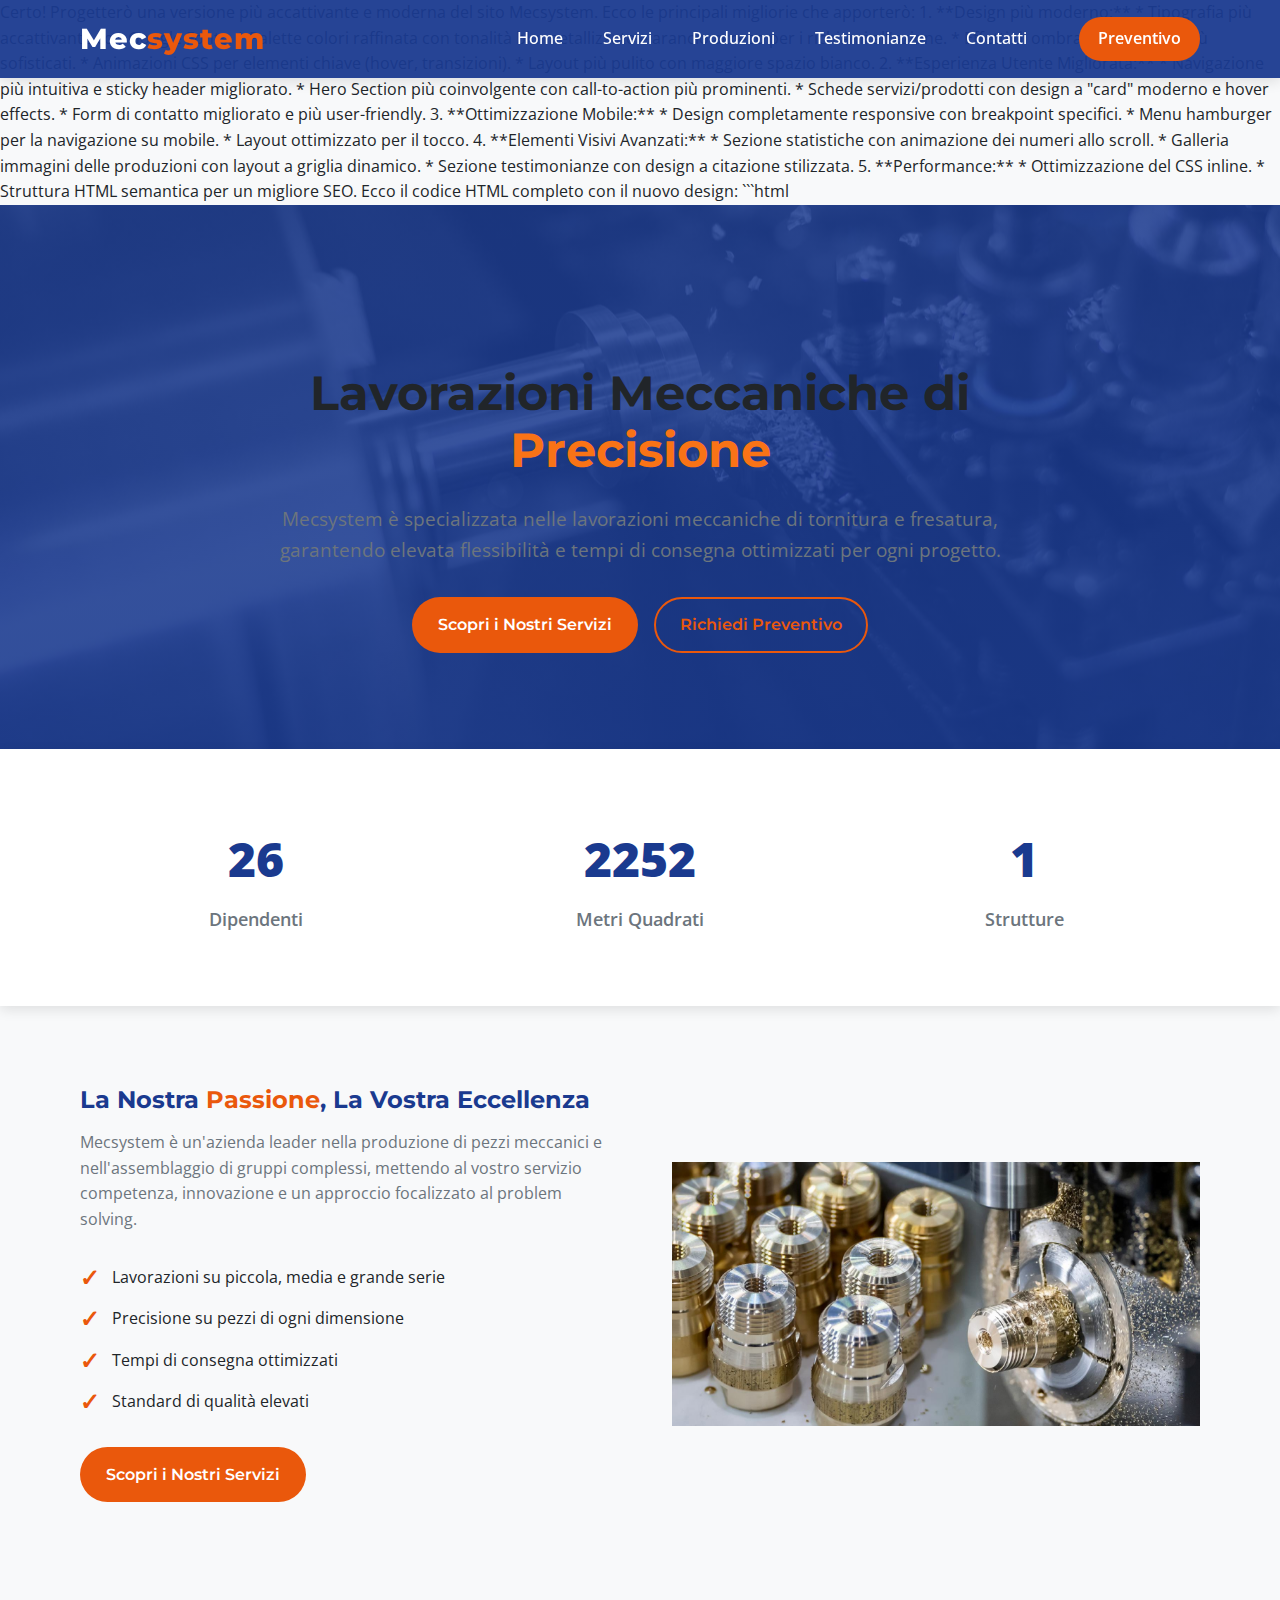
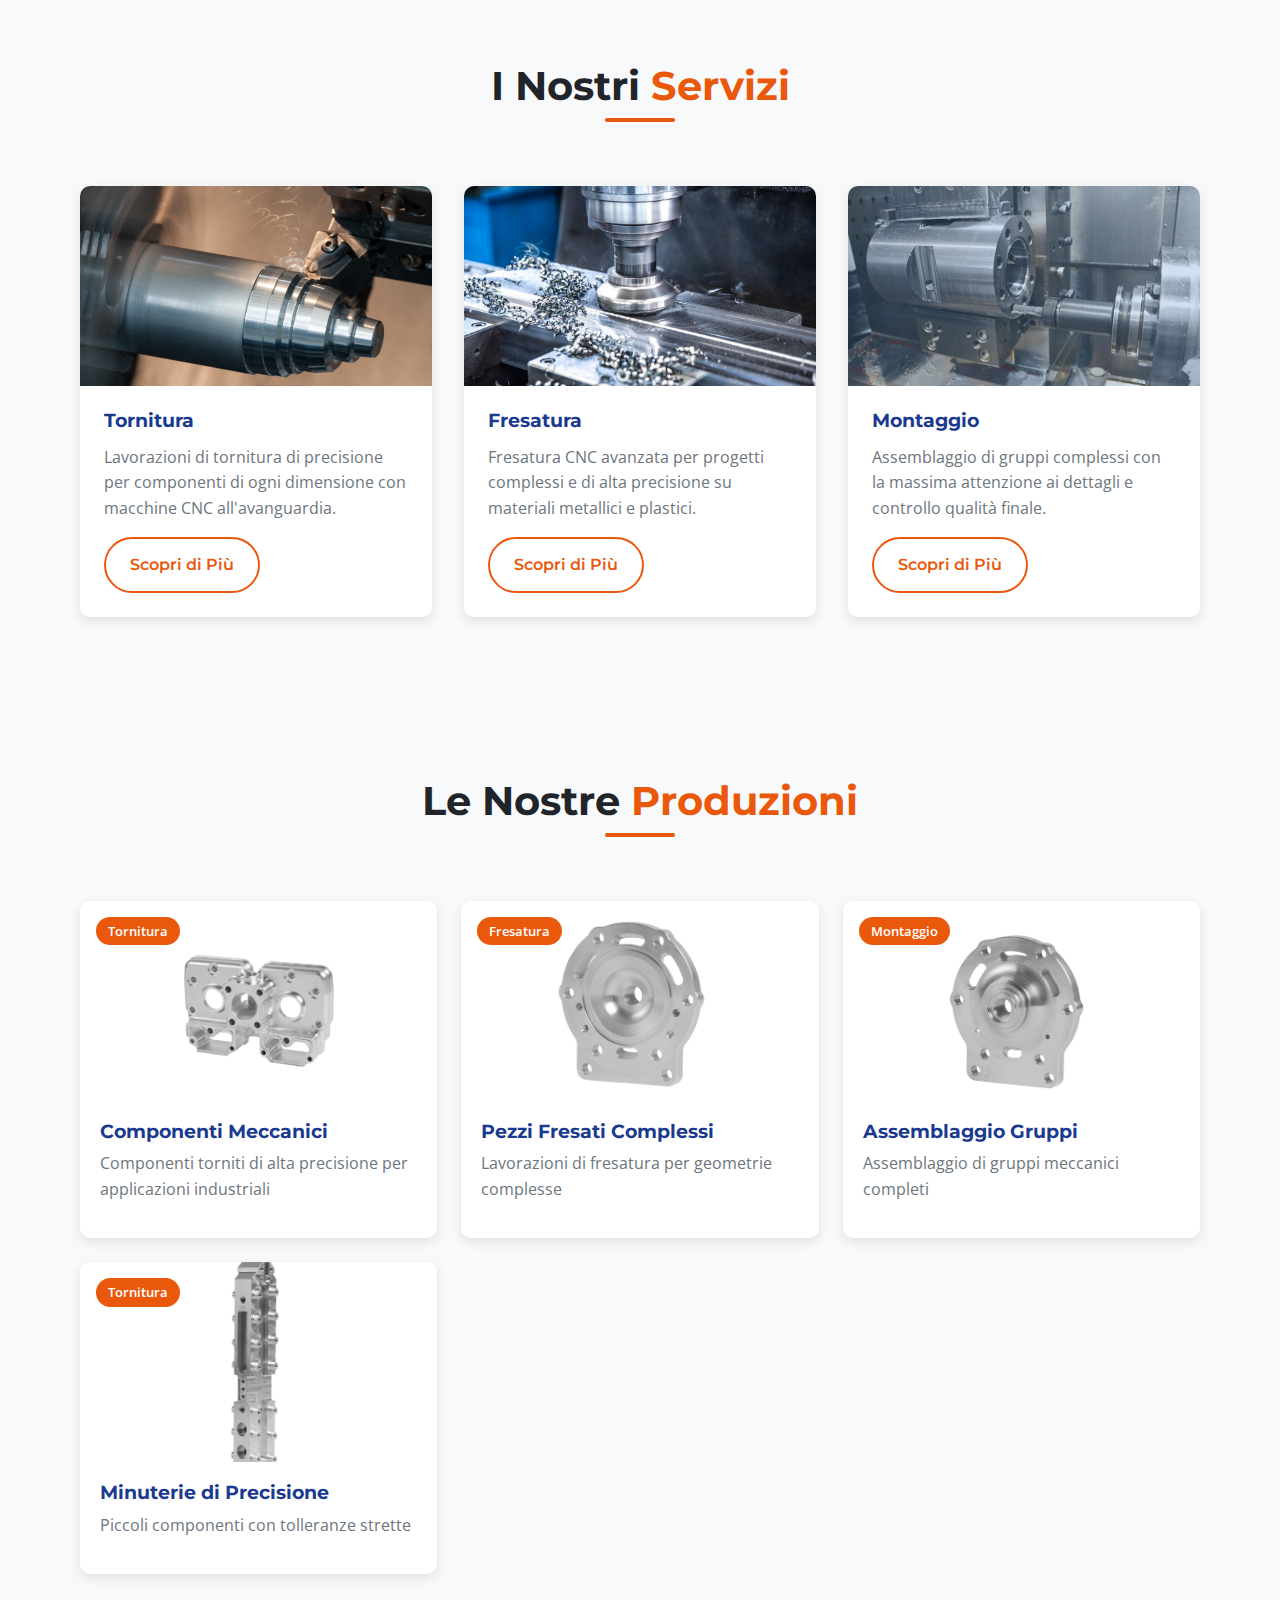
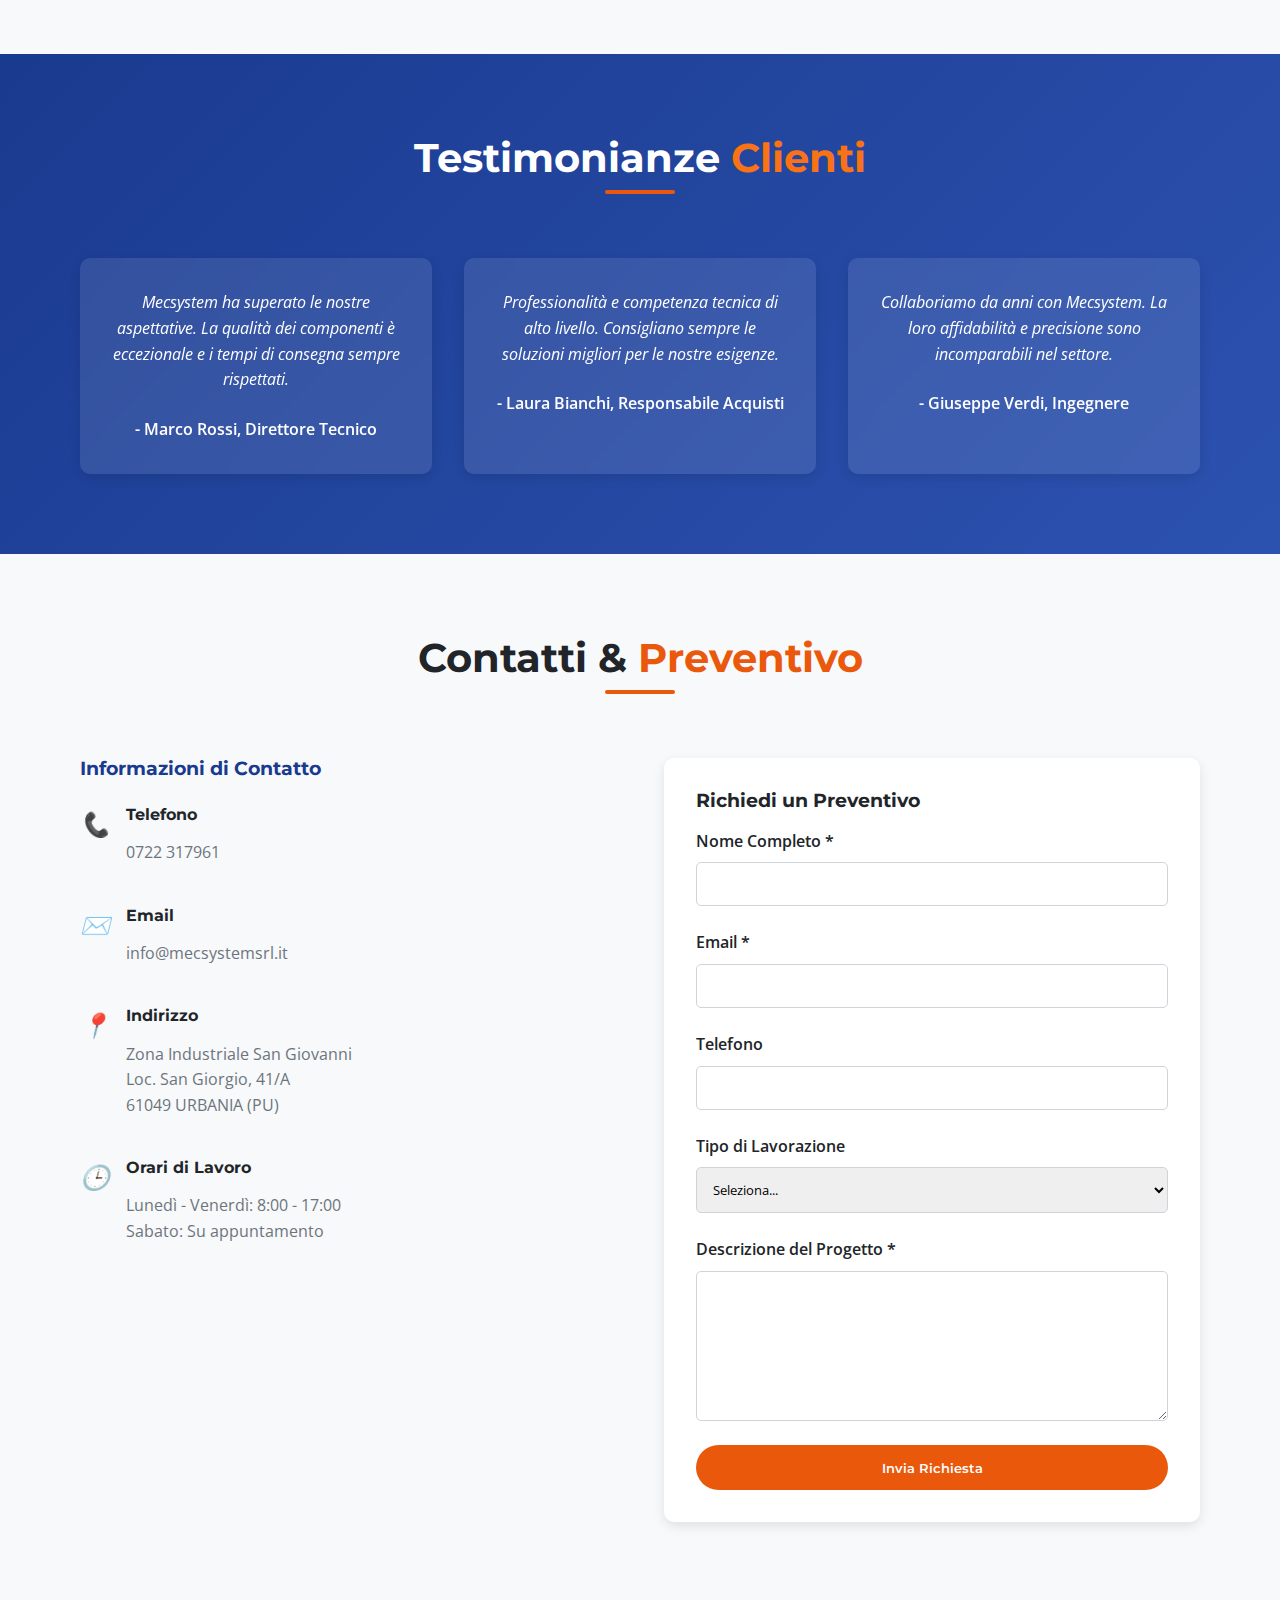
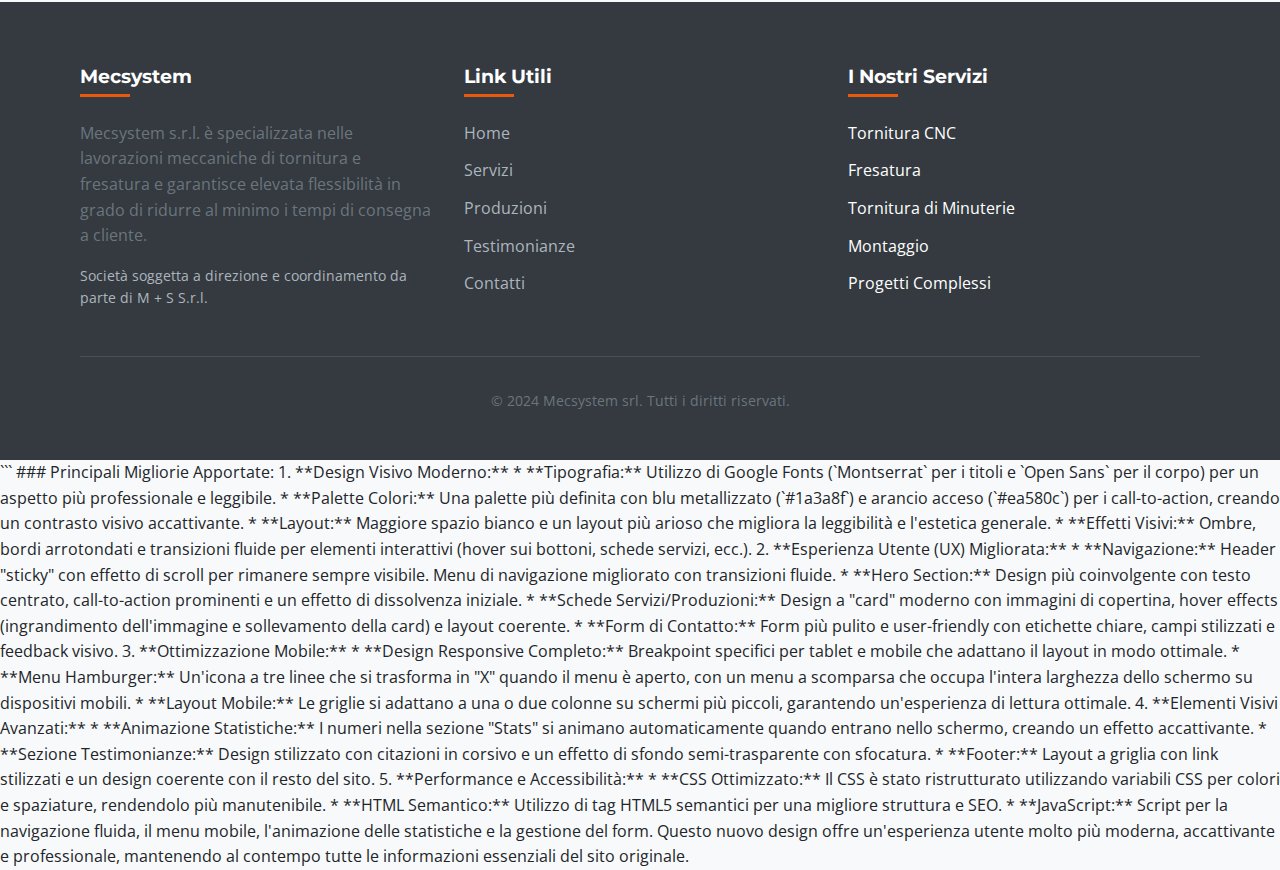
<file: index_MOBILE_Q.html>
Certo! Progetterò una versione più accattivante e moderna del sito Mecsystem. Ecco le principali migliorie che apporterò:

1.  **Design più moderno:**
    *   Tipografia più accattivante con Google Fonts.
    *   Palette colori raffinata con tonalità blu metallizzate e arancio acceso per i richiami all'azione.
    *   Effetti di ombra e profondità più sofisticati.
    *   Animazioni CSS per elementi chiave (hover, transizioni).
    *   Layout più pulito con maggiore spazio bianco.
2.  **Esperienza Utente Migliorata:**
    *   Navigazione più intuitiva e sticky header migliorato.
    *   Hero Section più coinvolgente con call-to-action più prominenti.
    *   Schede servizi/prodotti con design a "card" moderno e hover effects.
    *   Form di contatto migliorato e più user-friendly.
3.  **Ottimizzazione Mobile:**
    *   Design completamente responsive con breakpoint specifici.
    *   Menu hamburger per la navigazione su mobile.
    *   Layout ottimizzato per il tocco.
4.  **Elementi Visivi Avanzati:**
    *   Sezione statistiche con animazione dei numeri allo scroll.
    *   Galleria immagini delle produzioni con layout a griglia dinamico.
    *   Sezione testimonianze con design a citazione stilizzata.
5.  **Performance:**
    *   Ottimizzazione del CSS inline.
    *   Struttura HTML semantica per un migliore SEO.

Ecco il codice HTML completo con il nuovo design:

```html
<!DOCTYPE html>
<html lang="it">
<head>
    <meta charset="UTF-8">
    <meta name="viewport" content="width=device-width, initial-scale=1.0">
    <title>Mecsystem S.r.l. - Lavorazioni Meccaniche di Precisione</title>
    <meta name="description" content="Mecsystem S.r.l. è specializzata nelle lavorazioni meccaniche di tornitura e fresatura, garantendo elevata flessibilità e tempi di consegna ottimizzati.">
    <link rel="icon" type="image/x-icon" href="favicon.ico">
    <!-- Google Fonts -->
    <link rel="preconnect" href="https://fonts.googleapis.com">
    <link rel="preconnect" href="https://fonts.gstatic.com" crossorigin>
    <link href="https://fonts.googleapis.com/css2?family=Montserrat:wght@400;500;600;700;800&family=Open+Sans:wght@400;600&display=swap" rel="stylesheet">
    <style>
        :root {
            --primary-blue: #1a3a8f;
            --secondary-blue: #2c52b0;
            --accent-orange: #ea580c;
            --accent-hover: #dc2626;
            --light-gray: #f8f9fa;
            --medium-gray: #e9ecef;
            --dark-gray: #343a40;
            --text-dark: #212529;
            --text-light: #6c757d;
            --white: #ffffff;
            --shadow: 0 4px 12px rgba(0, 0, 0, 0.1);
            --shadow-hover: 0 6px 16px rgba(0, 0, 0, 0.15);
            --transition: all 0.3s cubic-bezier(0.25, 0.8, 0.25, 1);
        }

        * {
            margin: 0;
            padding: 0;
            box-sizing: border-box;
        }

        body {
            font-family: 'Open Sans', sans-serif;
            line-height: 1.6;
            color: var(--text-dark);
            background-color: var(--light-gray);
            min-height: 100vh;
            overflow-x: hidden;
        }

        h1, h2, h3, h4, h5, h6 {
            font-family: 'Montserrat', sans-serif;
            font-weight: 700;
            line-height: 1.2;
            margin-bottom: 1rem;
            color: var(--text-dark);
        }

        p {
            margin-bottom: 1rem;
            color: var(--text-light);
        }

        a {
            text-decoration: none;
            color: inherit;
        }

        ul {
            list-style: none;
        }

        img {
            max-width: 100%;
            height: auto;
            display: block;
        }

        .container {
            width: 90%;
            max-width: 1200px;
            margin: 0 auto;
            padding: 0 1rem;
        }

        .btn {
            display: inline-block;
            padding: 0.8rem 1.5rem;
            border-radius: 30px;
            font-family: 'Montserrat', sans-serif;
            font-weight: 600;
            text-align: center;
            cursor: pointer;
            transition: var(--transition);
            border: 2px solid transparent;
        }

        .btn-primary {
            background-color: var(--accent-orange);
            color: var(--white);
        }

        .btn-primary:hover {
            background-color: var(--accent-hover);
            transform: translateY(-3px);
            box-shadow: var(--shadow-hover);
        }

        .btn-secondary {
            background-color: transparent;
            color: var(--accent-orange);
            border-color: var(--accent-orange);
        }

        .btn-secondary:hover {
            background-color: var(--accent-orange);
            color: var(--white);
            transform: translateY(-3px);
            box-shadow: var(--shadow-hover);
        }

        .section {
            padding: 5rem 0;
        }

        .section-title {
            text-align: center;
            margin-bottom: 3rem;
            position: relative;
        }

        .section-title h2 {
            font-size: 2.5rem;
            display: inline-block;
        }

        .section-title h2::after {
            content: '';
            display: block;
            width: 70px;
            height: 4px;
            background: var(--accent-orange);
            margin: 0.5rem auto 0;
            border-radius: 2px;
        }

        /* Header & Navigation */
        .header {
            position: fixed;
            top: 0;
            left: 0;
            width: 100%;
            z-index: 1000;
            background-color: rgba(26, 58, 143, 0.95); /* var(--primary-blue) with opacity */
            box-shadow: var(--shadow);
            padding: 1rem 0;
            transition: var(--transition);
        }

        .header.scrolled {
            padding: 0.5rem 0;
            background-color: rgba(26, 58, 143, 0.98);
        }

        .header-content {
            display: flex;
            justify-content: space-between;
            align-items: center;
        }

        .logo {
            font-family: 'Montserrat', sans-serif;
            font-weight: 800;
            font-size: 1.8rem;
            color: var(--white);
            letter-spacing: 1px;
        }

        .logo span {
            color: var(--accent-orange);
        }

        .nav {
            display: flex;
            align-items: center;
        }

        .nav-list {
            display: flex;
            margin-right: 2rem;
        }

        .nav-item {
            margin: 0 0.75rem;
        }

        .nav-link {
            color: var(--white);
            font-weight: 500;
            padding: 0.5rem;
            border-radius: 4px;
            transition: var(--transition);
        }

        .nav-link:hover {
            background-color: rgba(255, 255, 255, 0.1);
        }

        .cta-button {
            background-color: var(--accent-orange);
            color: var(--white);
            padding: 0.6rem 1.2rem;
            border-radius: 30px;
            font-weight: 600;
            transition: var(--transition);
        }

        .cta-button:hover {
            background-color: var(--accent-hover);
            transform: translateY(-2px);
            box-shadow: var(--shadow-hover);
        }

        .menu-toggle {
            display: none;
            flex-direction: column;
            justify-content: space-between;
            width: 30px;
            height: 21px;
            background: transparent;
            border: none;
            cursor: pointer;
            padding: 0;
        }

        .menu-toggle span {
            display: block;
            height: 3px;
            width: 100%;
            background-color: var(--white);
            border-radius: 3px;
            transition: var(--transition);
        }

        /* Hero Section */
        .hero {
            background: linear-gradient(rgba(26, 58, 143, 0.85), rgba(26, 58, 143, 0.9)), url('Ic6aROPFkRSx.jpg') no-repeat center center/cover;
            color: var(--white);
            padding: 10rem 0 6rem;
            text-align: center;
        }

        .hero-content {
            max-width: 800px;
            margin: 0 auto;
        }

        .hero h1 {
            font-size: 3rem;
            margin-bottom: 1.5rem;
            animation: fadeInUp 1s ease;
        }

        .hero p {
            font-size: 1.2rem;
            margin-bottom: 2rem;
            animation: fadeInUp 1s ease 0.2s both;
        }

        .hero-buttons {
            display: flex;
            justify-content: center;
            gap: 1rem;
            animation: fadeInUp 1s ease 0.4s both;
        }

        /* Stats Section */
        .stats {
            background-color: var(--white);
            padding: 3rem 0;
            box-shadow: var(--shadow);
        }

        .stats-grid {
            display: grid;
            grid-template-columns: repeat(auto-fit, minmax(250px, 1fr));
            gap: 2rem;
            text-align: center;
        }

        .stat-item {
            padding: 1.5rem;
        }

        .stat-number {
            font-size: 3rem;
            font-weight: 800;
            color: var(--primary-blue);
            margin-bottom: 0.5rem;
        }

        .stat-label {
            font-size: 1.1rem;
            font-weight: 600;
            color: var(--text-light);
        }

        /* About Section */
        .about-content {
            display: grid;
            grid-template-columns: 1fr 1fr;
            gap: 4rem;
            align-items: center;
        }

        .about-text h2 {
            color: var(--primary-blue);
        }

        .features-list {
            margin: 2rem 0;
        }

        .features-list li {
            display: flex;
            align-items: flex-start;
            margin-bottom: 1rem;
        }

        .features-list li::before {
            content: "✓";
            color: var(--accent-orange);
            font-weight: bold;
            font-size: 1.5rem;
            margin-right: 0.75rem;
            line-height: 1;
        }

        /* Services Section */
        .services {
            background-color: var(--light-gray);
        }

        .services-grid {
            display: grid;
            grid-template-columns: repeat(auto-fit, minmax(300px, 1fr));
            gap: 2rem;
        }

        .service-card {
            background: var(--white);
            border-radius: 10px;
            overflow: hidden;
            box-shadow: var(--shadow);
            transition: var(--transition);
        }

        .service-card:hover {
            transform: translateY(-10px);
            box-shadow: var(--shadow-hover);
        }

        .service-img {
            height: 200px;
            overflow: hidden;
        }

        .service-img img {
            width: 100%;
            height: 100%;
            object-fit: cover;
            transition: var(--transition);
        }

        .service-card:hover .service-img img {
            transform: scale(1.05);
        }

        .service-content {
            padding: 1.5rem;
        }

        .service-content h3 {
            color: var(--primary-blue);
            margin-bottom: 0.75rem;
        }

        /* Productions Section */
        .productions-grid {
            display: grid;
            grid-template-columns: repeat(auto-fit, minmax(280px, 1fr));
            gap: 1.5rem;
        }

        .production-card {
            background: var(--white);
            border-radius: 10px;
            overflow: hidden;
            box-shadow: var(--shadow);
            transition: var(--transition);
            position: relative;
        }

        .production-card:hover {
            transform: translateY(-5px);
            box-shadow: var(--shadow-hover);
        }

        .production-img {
            height: 200px;
            overflow: hidden;
        }

        .production-img img {
            width: 100%;
            height: 100%;
            object-fit: cover;
            transition: var(--transition);
        }

        .production-card:hover .production-img img {
            transform: scale(1.05);
        }

        .production-badge {
            position: absolute;
            top: 1rem;
            left: 1rem;
            background: var(--accent-orange);
            color: var(--white);
            padding: 0.25rem 0.75rem;
            border-radius: 20px;
            font-size: 0.8rem;
            font-weight: 600;
        }

        .production-content {
            padding: 1.25rem;
        }

        .production-content h3 {
            color: var(--primary-blue);
            margin-bottom: 0.5rem;
        }

        /* Testimonials */
        .testimonials {
            background: linear-gradient(135deg, var(--primary-blue), var(--secondary-blue));
            color: var(--white);
            text-align: center;
        }

        .testimonials .section-title h2 {
            color: var(--white);
        }

        .testimonials-grid {
            display: grid;
            grid-template-columns: repeat(auto-fit, minmax(300px, 1fr));
            gap: 2rem;
        }

        .testimonial-card {
            background: rgba(255, 255, 255, 0.1);
            backdrop-filter: blur(10px);
            padding: 2rem;
            border-radius: 10px;
            box-shadow: var(--shadow);
        }

        .testimonial-text {
            font-style: italic;
            margin-bottom: 1.5rem;
            position: relative;
        }

        .testimonial-text::before,
        .testimonial-text::after {
            content: """;
            font-size: 3rem;
            color: var(--accent-orange);
            opacity: 0.3;
            position: absolute;
        }

        .testimonial-text::before {
            top: -1.5rem;
            left: -1rem;
        }

        .testimonial-text::after {
            bottom: -2rem;
            right: -1rem;
        }

        .testimonial-author {
            font-weight: 600;
        }

        /* Contact Section */
        .contact-content {
            display: grid;
            grid-template-columns: repeat(auto-fit, minmax(300px, 1fr));
            gap: 3rem;
        }

        .contact-info h3 {
            color: var(--primary-blue);
            margin-bottom: 1.5rem;
        }

        .contact-detail {
            display: flex;
            align-items: flex-start;
            margin-bottom: 1.5rem;
        }

        .contact-detail i {
            font-size: 1.5rem;
            color: var(--accent-orange);
            margin-right: 1rem;
            min-width: 30px;
        }

        .contact-form {
            background: var(--white);
            padding: 2rem;
            border-radius: 10px;
            box-shadow: var(--shadow);
        }

        .form-group {
            margin-bottom: 1.5rem;
        }

        .form-group label {
            display: block;
            margin-bottom: 0.5rem;
            font-weight: 600;
            color: var(--text-dark);
        }

        .form-control {
            width: 100%;
            padding: 0.75rem;
            border: 1px solid #ced4da;
            border-radius: 5px;
            font-family: 'Open Sans', sans-serif;
            transition: var(--transition);
        }

        .form-control:focus {
            border-color: var(--accent-orange);
            outline: none;
            box-shadow: 0 0 0 3px rgba(234, 88, 12, 0.1);
        }

        textarea.form-control {
            min-height: 150px;
            resize: vertical;
        }

        /* Footer */
        .footer {
            background: var(--dark-gray);
            color: var(--white);
            padding: 4rem 0 2rem;
        }

        .footer-content {
            display: grid;
            grid-template-columns: repeat(auto-fit, minmax(250px, 1fr));
            gap: 2rem;
            margin-bottom: 2rem;
        }

        .footer-section h3 {
            color: var(--white);
            margin-bottom: 1.5rem;
            position: relative;
            padding-bottom: 0.5rem;
        }

        .footer-section h3::after {
            content: '';
            position: absolute;
            left: 0;
            bottom: 0;
            width: 50px;
            height: 3px;
            background: var(--accent-orange);
        }

        .footer-links li {
            margin-bottom: 0.75rem;
        }

        .footer-links a {
            color: #adb5bd;
            transition: var(--transition);
        }

        .footer-links a:hover {
            color: var(--white);
            padding-left: 5px;
        }

        .footer-bottom {
            text-align: center;
            padding-top: 2rem;
            border-top: 1px solid #495057;
            color: #adb5bd;
            font-size: 0.9rem;
        }

        /* Animations */
        @keyframes fadeInUp {
            from {
                opacity: 0;
                transform: translateY(30px);
            }
            to {
                opacity: 1;
                transform: translateY(0);
            }
        }

        /* Responsive Design */
        @media (max-width: 992px) {
            .hero h1 {
                font-size: 2.5rem;
            }
        }

        @media (max-width: 768px) {
            .menu-toggle {
                display: flex;
            }

            .nav-menu {
                position: fixed;
                left: -100%;
                top: 70px;
                flex-direction: column;
                background-color: var(--primary-blue);
                width: 100%;
                text-align: center;
                transition: 0.3s;
                box-shadow: var(--shadow);
                padding: 2rem 0;
            }

            .nav-menu.active {
                left: 0;
            }

            .nav-list {
                flex-direction: column;
                margin-right: 0;
            }

            .nav-item {
                margin: 1rem 0;
            }

            .hero {
                padding: 8rem 0 4rem;
            }

            .hero h1 {
                font-size: 2rem;
            }

            .hero p {
                font-size: 1rem;
            }

            .hero-buttons {
                flex-direction: column;
                align-items: center;
            }

            .about-content,
            .contact-content {
                grid-template-columns: 1fr;
            }

            .section {
                padding: 3rem 0;
            }

            .section-title h2 {
                font-size: 2rem;
            }
        }

        @media (max-width: 576px) {
            .container {
                width: 95%;
            }

            .stats-grid {
                grid-template-columns: 1fr;
            }
        }
    </style>
</head>
<body>
    <!-- Header -->
    <header class="header" id="header">
        <div class="container">
            <div class="header-content">
                <a href="#" class="logo">Mec<span>system</span></a>
                <button class="menu-toggle" id="menuToggle">
                    <span></span>
                    <span></span>
                    <span></span>
                </button>
                <nav class="nav">
                    <ul class="nav-list" id="navMenu">
                        <li class="nav-item"><a href="#home" class="nav-link">Home</a></li>
                        <li class="nav-item"><a href="#servizi" class="nav-link">Servizi</a></li>
                        <li class="nav-item"><a href="#produzioni" class="nav-link">Produzioni</a></li>
                        <li class="nav-item"><a href="#testimonials" class="nav-link">Testimonianze</a></li>
                        <li class="nav-item"><a href="#contatti" class="nav-link">Contatti</a></li>
                    </ul>
                    <a href="#contatti" class="cta-button">Preventivo</a>
                </nav>
            </div>
        </div>
    </header>

    <!-- Hero Section -->
    <section class="hero" id="home">
        <div class="container">
            <div class="hero-content">
                <h1>Lavorazioni Meccaniche di <span style="color: #f97316;">Precisione</span></h1>
                <p>Mecsystem è specializzata nelle lavorazioni meccaniche di tornitura e fresatura, garantendo elevata flessibilità e tempi di consegna ottimizzati per ogni progetto.</p>
                <div class="hero-buttons">
                    <a href="#servizi" class="btn btn-primary">Scopri i Nostri Servizi</a>
                    <a href="#contatti" class="btn btn-secondary">Richiedi Preventivo</a>
                </div>
            </div>
        </div>
    </section>

    <!-- Stats Section -->
    <section class="stats">
        <div class="container">
            <div class="stats-grid">
                <div class="stat-item">
                    <div class="stat-number" data-target="62">0</div>
                    <div class="stat-label">Dipendenti</div>
                </div>
                <div class="stat-item">
                    <div class="stat-number" data-target="5300">0</div>
                    <div class="stat-label">Metri Quadrati</div>
                </div>
                <div class="stat-item">
                    <div class="stat-number" data-target="3">0</div>
                    <div class="stat-label">Strutture</div>
                </div>
            </div>
        </div>
    </section>

    <!-- About Section -->
    <section class="section">
        <div class="container">
            <div class="about-content">
                <div class="about-text">
                    <h2>La Nostra <span style="color: #ea580c;">Passione</span>, La Vostra Eccellenza</h2>
                    <p>Mecsystem è un'azienda leader nella produzione di pezzi meccanici e nell'assemblaggio di gruppi complessi, mettendo al vostro servizio competenza, innovazione e un approccio focalizzato al problem solving.</p>
                    <ul class="features-list">
                        <li>Lavorazioni su piccola, media e grande serie</li>
                        <li>Precisione su pezzi di ogni dimensione</li>
                        <li>Tempi di consegna ottimizzati</li>
                        <li>Standard di qualità elevati</li>
                    </ul>
                    <a href="#servizi" class="btn btn-primary">Scopri i Nostri Servizi</a>
                </div>
                <div class="about-image">
                    <img src="FzvepxjMAYMD.jpg" alt="Officina meccanica Mecsystem">
                </div>
            </div>
        </div>
    </section>

    <!-- Services Section -->
    <section class="services section" id="servizi">
        <div class="container">
            <div class="section-title">
                <h2>I Nostri <span style="color: #ea580c;">Servizi</span></h2>
            </div>
            <div class="services-grid">
                <div class="service-card">
                    <div class="service-img">
                        <img src="Ivtsq9jbtiZD.jpg" alt="Tornitura CNC">
                    </div>
                    <div class="service-content">
                        <h3>Tornitura</h3>
                        <p>Lavorazioni di tornitura di precisione per componenti di ogni dimensione con macchine CNC all'avanguardia.</p>
                        <a href="#" class="btn btn-secondary">Scopri di Più</a>
                    </div>
                </div>
                <div class="service-card">
                    <div class="service-img">
                        <img src="rMnROmM8ykrN.jpg" alt="Fresatura CNC">
                    </div>
                    <div class="service-content">
                        <h3>Fresatura</h3>
                        <p>Fresatura CNC avanzata per progetti complessi e di alta precisione su materiali metallici e plastici.</p>
                        <a href="#" class="btn btn-secondary">Scopri di Più</a>
                    </div>
                </div>
                <div class="service-card">
                    <div class="service-img">
                        <img src="1iOAuZVuK7If.jpg" alt="Montaggio Assemblaggio">
                    </div>
                    <div class="service-content">
                        <h3>Montaggio</h3>
                        <p>Assemblaggio di gruppi complessi con la massima attenzione ai dettagli e controllo qualità finale.</p>
                        <a href="#" class="btn btn-secondary">Scopri di Più</a>
                    </div>
                </div>
            </div>
        </div>
    </section>

    <!-- Productions Section -->
    <section class="section" id="produzioni">
        <div class="container">
            <div class="section-title">
                <h2>Le Nostre <span style="color: #ea580c;">Produzioni</span></h2>
            </div>
            <div class="productions-grid">
                <div class="production-card">
                    <div class="production-img">
                        <img src="IMG_9038.png" alt="Componenti Meccanici di Precisione">
                        <div class="production-badge">Tornitura</div>
                    </div>
                    <div class="production-content">
                        <h3>Componenti Meccanici</h3>
                        <p>Componenti torniti di alta precisione per applicazioni industriali</p>
                    </div>
                </div>
                <div class="production-card">
                    <div class="production-img">
                        <img src="IMG_9059.png" alt="Pezzi Fresati Complessi">
                        <div class="production-badge">Fresatura</div>
                    </div>
                    <div class="production-content">
                        <h3>Pezzi Fresati Complessi</h3>
                        <p>Lavorazioni di fresatura per geometrie complesse</p>
                    </div>
                </div>
                <div class="production-card">
                    <div class="production-img">
                        <img src="IMG_9064.png" alt="Assemblaggio Gruppi Meccanici">
                        <div class="production-badge">Montaggio</div>
                    </div>
                    <div class="production-content">
                        <h3>Assemblaggio Gruppi</h3>
                        <p>Assemblaggio di gruppi meccanici completi</p>
                    </div>
                </div>
                <div class="production-card">
                    <div class="production-img">
                        <img src="IMG_9071.png" alt="Minuterie di Precisione">
                        <div class="production-badge">Tornitura</div>
                    </div>
                    <div class="production-content">
                        <h3>Minuterie di Precisione</h3>
                        <p>Piccoli componenti con tolleranze strette</p>
                    </div>
                </div>
            </div>
        </div>
    </section>

    <!-- Testimonials Section -->
    <section class="testimonials section" id="testimonials">
        <div class="container">
            <div class="section-title">
                <h2>Testimonianze <span style="color: #f97316;">Clienti</span></h2>
            </div>
            <div class="testimonials-grid">
                <div class="testimonial-card">
                    <div class="testimonial-text">
                        Mecsystem ha superato le nostre aspettative. La qualità dei componenti è eccezionale e i tempi di consegna sempre rispettati.
                    </div>
                    <div class="testimonial-author">- Marco Rossi, Direttore Tecnico</div>
                </div>
                <div class="testimonial-card">
                    <div class="testimonial-text">
                        Professionalità e competenza tecnica di alto livello. Consigliano sempre le soluzioni migliori per le nostre esigenze.
                    </div>
                    <div class="testimonial-author">- Laura Bianchi, Responsabile Acquisti</div>
                </div>
                <div class="testimonial-card">
                    <div class="testimonial-text">
                        Collaboriamo da anni con Mecsystem. La loro affidabilità e precisione sono incomparabili nel settore.
                    </div>
                    <div class="testimonial-author">- Giuseppe Verdi, Ingegnere</div>
                </div>
            </div>
        </div>
    </section>

    <!-- Contact Section -->
    <section class="section" id="contatti">
        <div class="container">
            <div class="section-title">
                <h2>Contatti & <span style="color: #ea580c;">Preventivo</span></h2>
            </div>
            <div class="contact-content">
                <div class="contact-info">
                    <h3>Informazioni di Contatto</h3>
                    <div class="contact-detail">
                        <i>📞</i>
                        <div>
                            <h4>Telefono</h4>
                            <p>0722 317961</p>
                        </div>
                    </div>
                    <div class="contact-detail">
                        <i>✉️</i>
                        <div>
                            <h4>Email</h4>
                            <p>info@mecsystemsrl.it</p>
                        </div>
                    </div>
                    <div class="contact-detail">
                        <i>📍</i>
                        <div>
                            <h4>Indirizzo</h4>
                            <p>Zona Industriale San Giovanni<br>
                            Loc. San Giorgio, 41/A<br>
                            61049 URBANIA (PU)</p>
                        </div>
                    </div>
                    <div class="contact-detail">
                        <i>🕒</i>
                        <div>
                            <h4>Orari di Lavoro</h4>
                            <p>Lunedì - Venerdì: 8:00 - 17:00<br>
                            Sabato: Su appuntamento</p>
                        </div>
                    </div>
                </div>
                <div class="contact-form">
                    <h3>Richiedi un Preventivo</h3>
                    <form id="contactForm">
                        <div class="form-group">
                            <label for="name">Nome Completo *</label>
                            <input type="text" id="name" class="form-control" required>
                        </div>
                        <div class="form-group">
                            <label for="email">Email *</label>
                            <input type="email" id="email" class="form-control" required>
                        </div>
                        <div class="form-group">
                            <label for="phone">Telefono</label>
                            <input type="tel" id="phone" class="form-control">
                        </div>
                        <div class="form-group">
                            <label for="service">Tipo di Lavorazione</label>
                            <select id="service" class="form-control">
                                <option value="">Seleziona...</option>
                                <option value="tornitura">Tornitura</option>
                                <option value="fresatura">Fresatura</option>
                                <option value="montaggio">Montaggio</option>
                                <option value="progetto">Progetto Complesso</option>
                            </select>
                        </div>
                        <div class="form-group">
                            <label for="message">Descrizione del Progetto *</label>
                            <textarea id="message" class="form-control" required></textarea>
                        </div>
                        <button type="submit" class="btn btn-primary" style="width: 100%;">Invia Richiesta</button>
                    </form>
                </div>
            </div>
        </div>
    </section>

    <!-- Footer -->
    <footer class="footer">
        <div class="container">
            <div class="footer-content">
                <div class="footer-section">
                    <h3>Mecsystem</h3>
                    <p>Mecsystem s.r.l. è specializzata nelle lavorazioni meccaniche di tornitura e fresatura e garantisce elevata flessibilità in grado di ridurre al minimo i tempi di consegna a cliente.</p>
                    <p style="font-size: 0.85rem; margin-top: 1rem; color: #adb5bd;">Società soggetta a direzione e coordinamento da parte di M + S S.r.l.</p>
                </div>
                <div class="footer-section">
                    <h3>Link Utili</h3>
                    <ul class="footer-links">
                        <li><a href="#home">Home</a></li>
                        <li><a href="#servizi">Servizi</a></li>
                        <li><a href="#produzioni">Produzioni</a></li>
                        <li><a href="#testimonials">Testimonianze</a></li>
                        <li><a href="#contatti">Contatti</a></li>
                    </ul>
                </div>
                <div class="footer-section">
                    <h3>I Nostri Servizi</h3>
                    <ul class="footer-links">
                        <li>Tornitura CNC</li>
                        <li>Fresatura</li>
                        <li>Tornitura di Minuterie</li>
                        <li>Montaggio</li>
                        <li>Progetti Complessi</li>
                    </ul>
                </div>
            </div>
            <div class="footer-bottom">
                <p>&copy; 2024 Mecsystem srl. Tutti i diritti riservati.</p>
            </div>
        </div>
    </footer>

    <script>
        // Mobile Menu Toggle
        const menuToggle = document.getElementById('menuToggle');
        const navMenu = document.getElementById('navMenu');

        menuToggle.addEventListener('click', () => {
            navMenu.classList.toggle('active');
            // Animate hamburger icon
            const spans = menuToggle.querySelectorAll('span');
            if (navMenu.classList.contains('active')) {
                spans[0].style.transform = 'rotate(45deg) translate(5px, 5px)';
                spans[1].style.opacity = '0';
                spans[2].style.transform = 'rotate(-45deg) translate(7px, -7px)';
            } else {
                spans[0].style.transform = 'none';
                spans[1].style.opacity = '1';
                spans[2].style.transform = 'none';
            }
        });

        // Close menu when clicking outside
        document.addEventListener('click', (event) => {
            if (!menuToggle.contains(event.target) && !navMenu.contains(event.target) && navMenu.classList.contains('active')) {
                navMenu.classList.remove('active');
                const spans = menuToggle.querySelectorAll('span');
                spans[0].style.transform = 'none';
                spans[1].style.opacity = '1';
                spans[2].style.transform = 'none';
            }
        });

        // Header scroll effect
        const header = document.getElementById('header');
        window.addEventListener('scroll', () => {
            if (window.scrollY > 100) {
                header.classList.add('scrolled');
            } else {
                header.classList.remove('scrolled');
            }
        });

        // Smooth scrolling for anchor links
        document.querySelectorAll('a[href^="#"]').forEach(anchor => {
            anchor.addEventListener('click', function (e) {
                e.preventDefault();
                
                // Close mobile menu if open
                if (navMenu.classList.contains('active')) {
                    navMenu.classList.remove('active');
                    const spans = menuToggle.querySelectorAll('span');
                    spans[0].style.transform = 'none';
                    spans[1].style.opacity = '1';
                    spans[2].style.transform = 'none';
                }

                const targetId = this.getAttribute('href');
                if (targetId === '#') return;
                
                const targetElement = document.querySelector(targetId);
                if (targetElement) {
                    window.scrollTo({
                        top: targetElement.offsetTop - 80, // Adjust for fixed header
                        behavior: 'smooth'
                    });
                }
            });
        });

        // Animate stats numbers
        function animateValue(obj, start, end, duration) {
            let startTimestamp = null;
            const step = (timestamp) => {
                if (!startTimestamp) startTimestamp = timestamp;
                const progress = Math.min((timestamp - startTimestamp) / duration, 1);
                const value = Math.floor(progress * (end - start) + start);
                obj.innerHTML = value;
                if (progress < 1) {
                    window.requestAnimationFrame(step);
                }
            };
            window.requestAnimationFrame(step);
        }

        // Intersection Observer for stats animation
        const statItems = document.querySelectorAll('.stat-number');
        const observer = new IntersectionObserver((entries) => {
            entries.forEach(entry => {
                if (entry.isIntersecting) {
                    const stat = entry.target;
                    const target = parseInt(stat.getAttribute('data-target'));
                    animateValue(stat, 0, target, 2000);
                    observer.unobserve(stat); // Stop observing after animation
                }
            });
        }, { threshold: 0.5 });

        statItems.forEach(item => {
            observer.observe(item);
        });

        // Form submission
        const contactForm = document.getElementById('contactForm');
        if (contactForm) {
            contactForm.addEventListener('submit', function(e) {
                e.preventDefault();
                alert('Grazie per la tua richiesta! Ti contatteremo presto.');
                // In a real scenario, you would send the form data to a server here
                // contactForm.reset();
            });
        }
    </script>
</body>
</html>
```

### Principali Migliorie Apportate:

1.  **Design Visivo Moderno:**
    *   **Tipografia:** Utilizzo di Google Fonts (`Montserrat` per i titoli e `Open Sans` per il corpo) per un aspetto più professionale e leggibile.
    *   **Palette Colori:** Una palette più definita con blu metallizzato (`#1a3a8f`) e arancio acceso (`#ea580c`) per i call-to-action, creando un contrasto visivo accattivante.
    *   **Layout:** Maggiore spazio bianco e un layout più arioso che migliora la leggibilità e l'estetica generale.
    *   **Effetti Visivi:** Ombre, bordi arrotondati e transizioni fluide per elementi interattivi (hover sui bottoni, schede servizi, ecc.).

2.  **Esperienza Utente (UX) Migliorata:**
    *   **Navigazione:** Header "sticky" con effetto di scroll per rimanere sempre visibile. Menu di navigazione migliorato con transizioni fluide.
    *   **Hero Section:** Design più coinvolgente con testo centrato, call-to-action prominenti e un effetto di dissolvenza iniziale.
    *   **Schede Servizi/Produzioni:** Design a "card" moderno con immagini di copertina, hover effects (ingrandimento dell'immagine e sollevamento della card) e layout coerente.
    *   **Form di Contatto:** Form più pulito e user-friendly con etichette chiare, campi stilizzati e feedback visivo.

3.  **Ottimizzazione Mobile:**
    *   **Design Responsive Completo:** Breakpoint specifici per tablet e mobile che adattano il layout in modo ottimale.
    *   **Menu Hamburger:** Un'icona a tre linee che si trasforma in "X" quando il menu è aperto, con un menu a scomparsa che occupa l'intera larghezza dello schermo su dispositivi mobili.
    *   **Layout Mobile:** Le griglie si adattano a una o due colonne su schermi più piccoli, garantendo un'esperienza di lettura ottimale.

4.  **Elementi Visivi Avanzati:**
    *   **Animazione Statistiche:** I numeri nella sezione "Stats" si animano automaticamente quando entrano nello schermo, creando un effetto accattivante.
    *   **Sezione Testimonianze:** Design stilizzato con citazioni in corsivo e un effetto di sfondo semi-trasparente con sfocatura.
    *   **Footer:** Layout a griglia con link stilizzati e un design coerente con il resto del sito.

5.  **Performance e Accessibilità:**
    *   **CSS Ottimizzato:** Il CSS è stato ristrutturato utilizzando variabili CSS per colori e spaziature, rendendolo più manutenibile.
    *   **HTML Semantico:** Utilizzo di tag HTML5 semantici per una migliore struttura e SEO.
    *   **JavaScript:** Script per la navigazione fluida, il menu mobile, l'animazione delle statistiche e la gestione del form.

Questo nuovo design offre un'esperienza utente molto più moderna, accattivante e professionale, mantenendo al contempo tutte le informazioni essenziali del sito originale.
</file>
